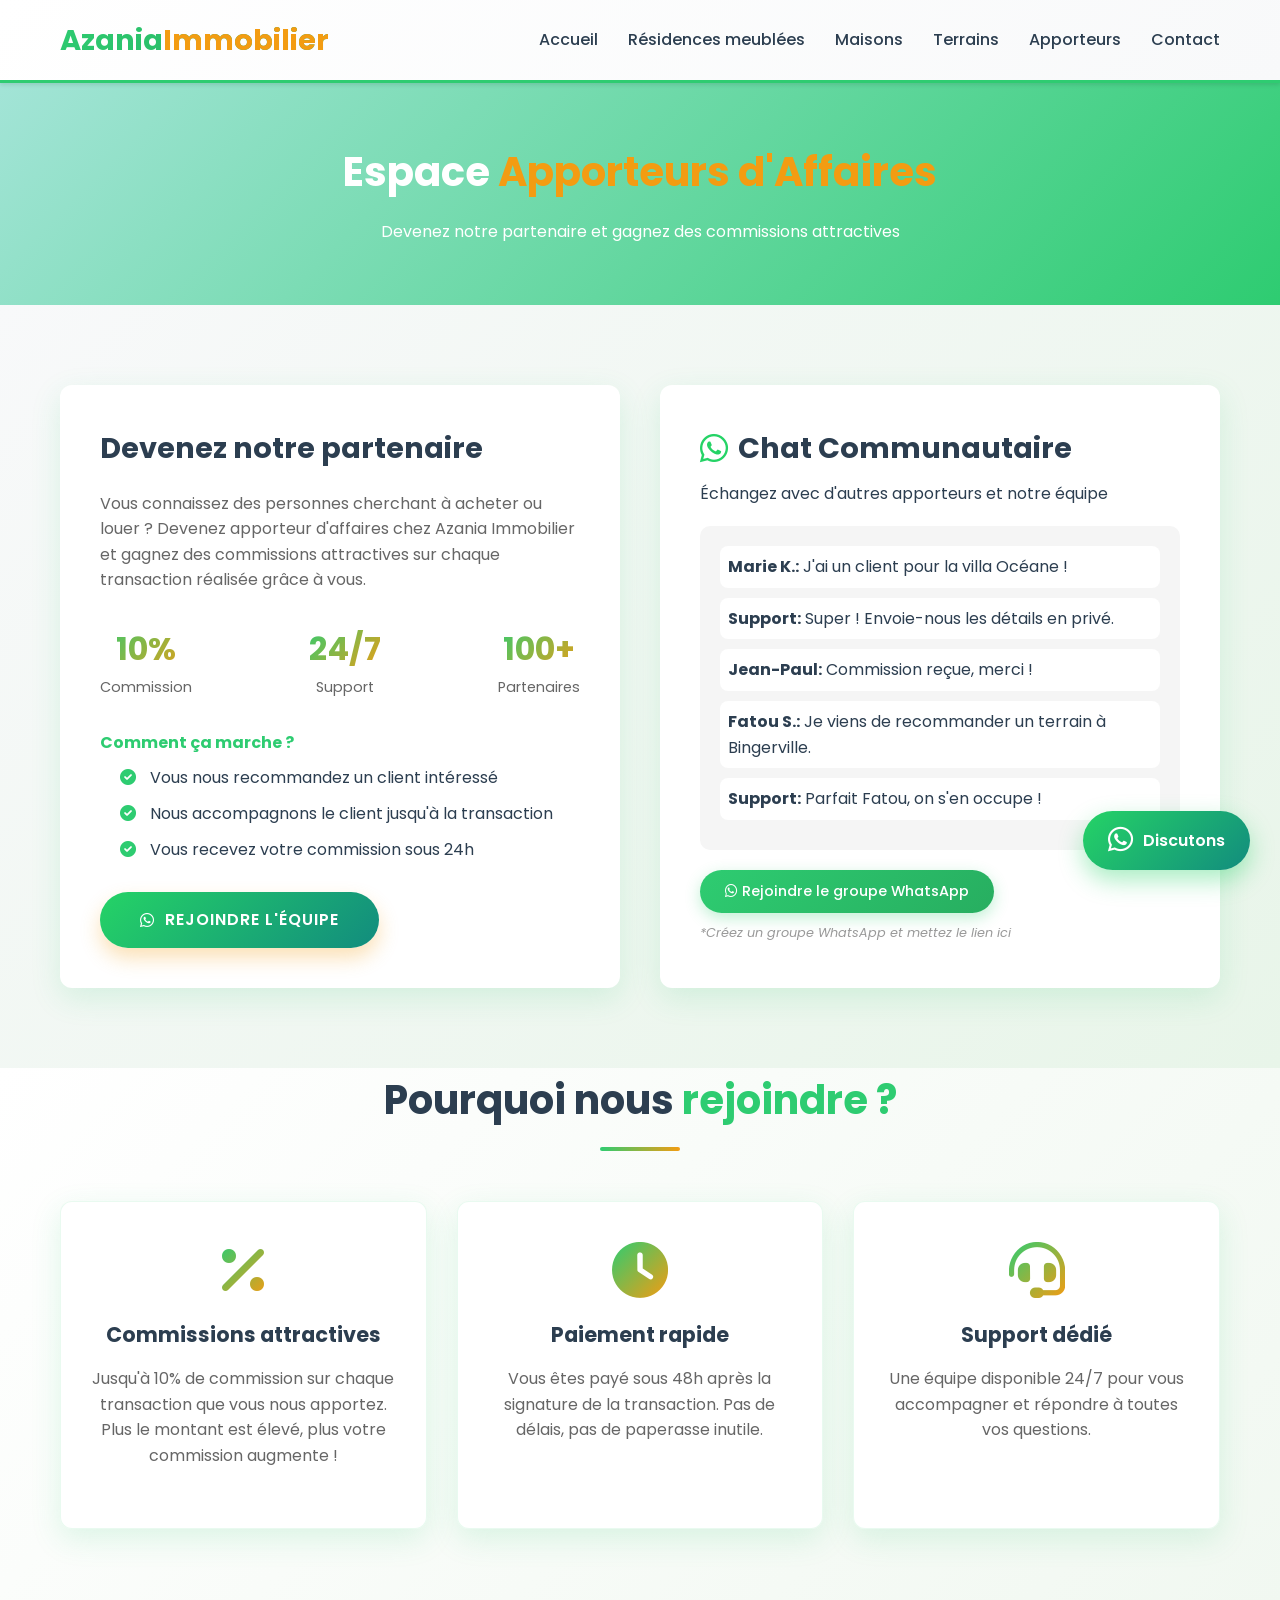
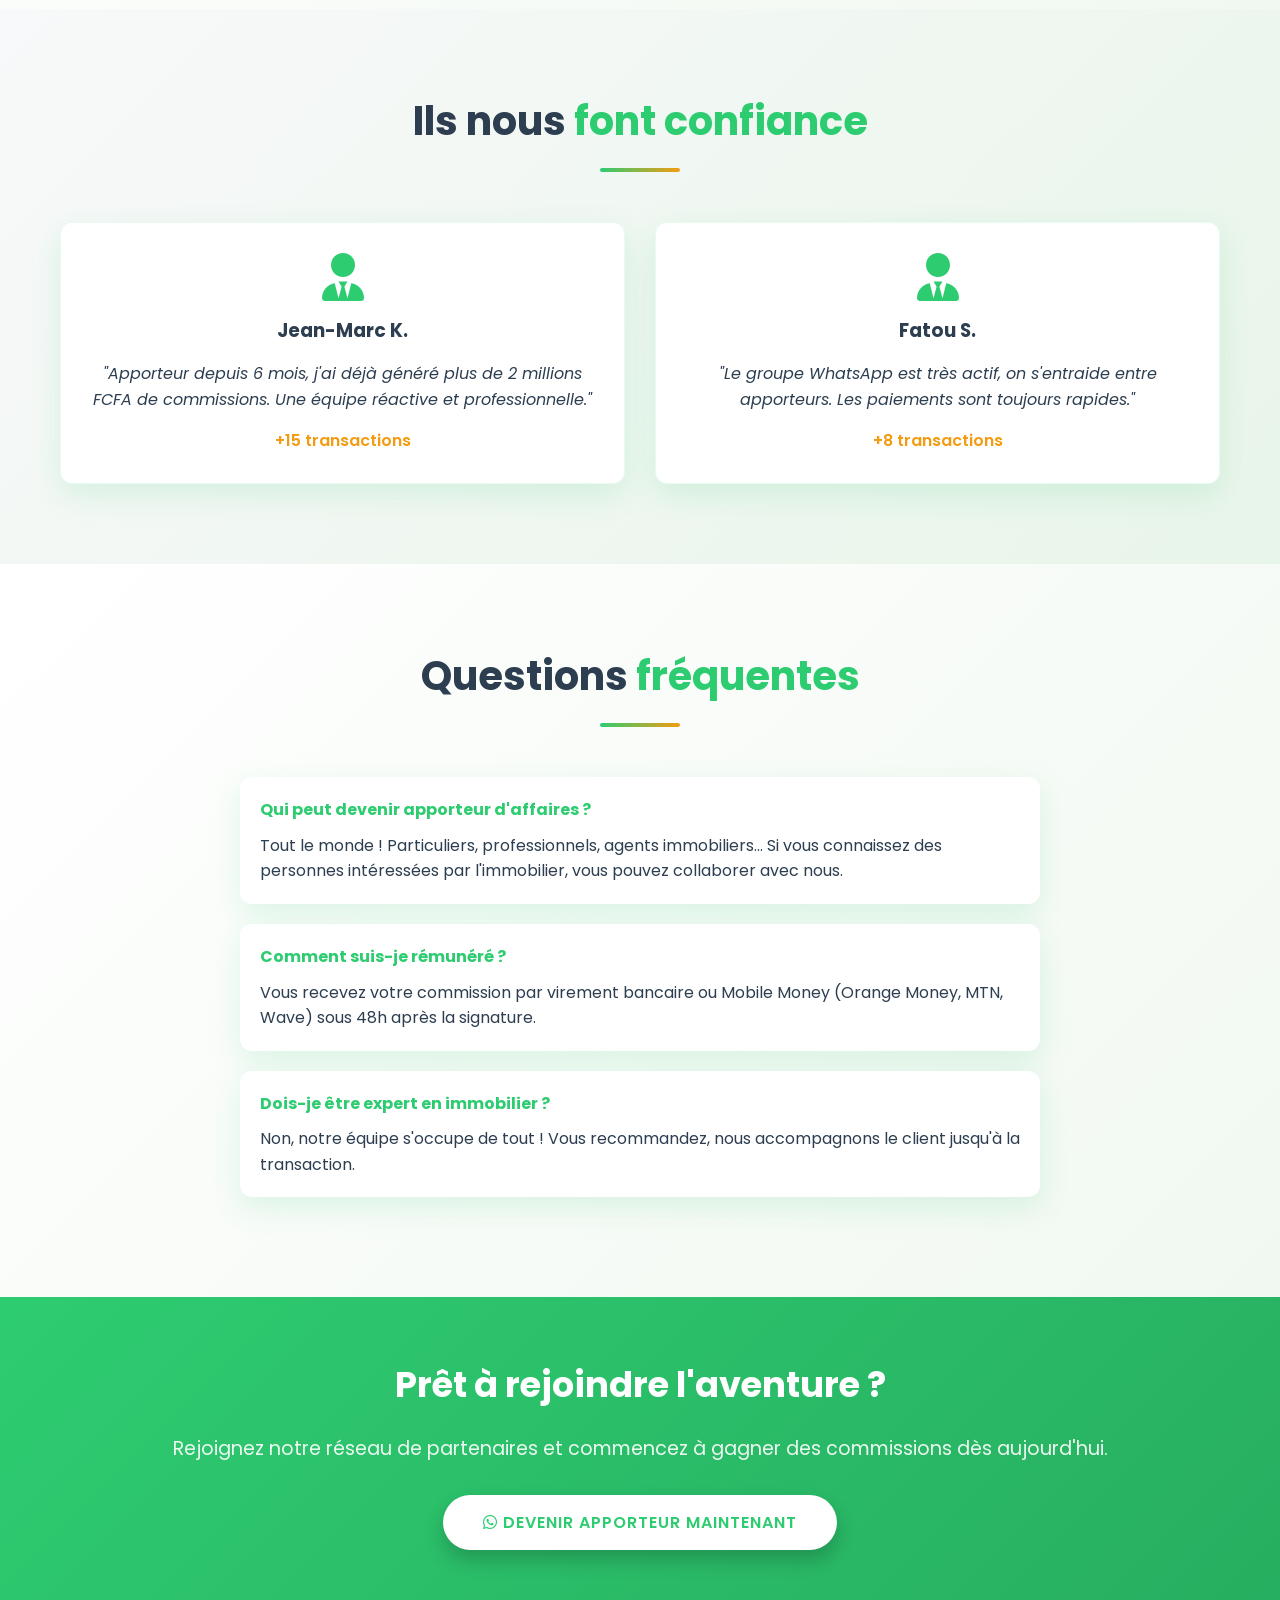
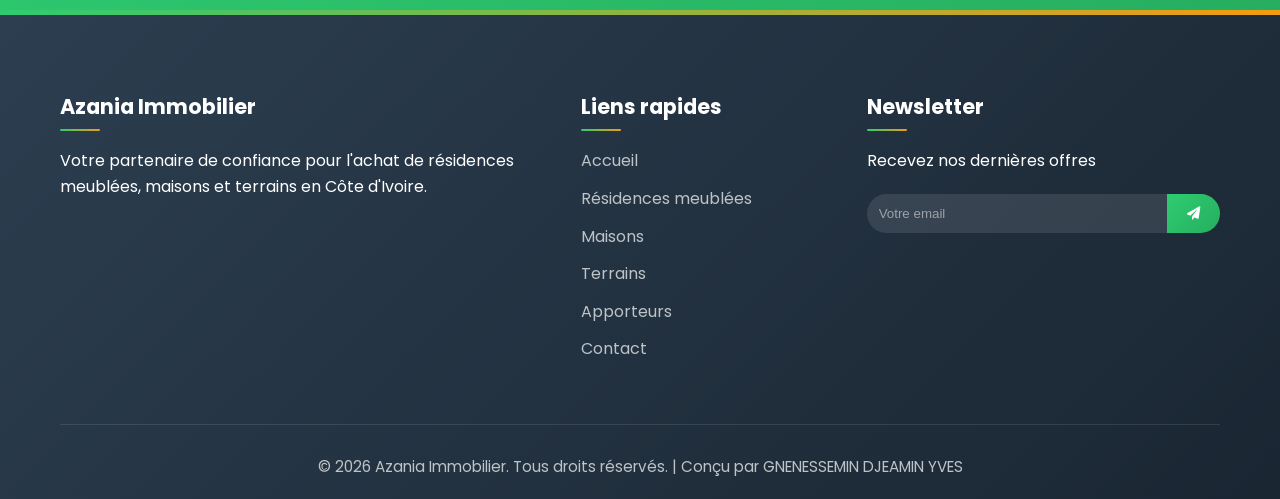
<file: apporteurs.html>
<!DOCTYPE html>
<html lang="fr">

<head>
    <meta charset="UTF-8">
    <meta name="viewport" content="width=device-width, initial-scale=1.0">
    <meta name="description"
        content="Devenez apporteur d'affaires chez Azania Immobilier et gagnez des commissions attractives. Rejoignez notre réseau de partenaires immobiliers en Côte d'Ivoire.">
    <title>Apporteurs d'affaires - Azania Immobilier</title>
    <link rel="stylesheet" href="style.css">
    <link href="https://fonts.googleapis.com/css2?family=Poppins:wght@300;400;500;600;700&display=swap"
        rel="stylesheet">
    <link rel="stylesheet" href="https://cdnjs.cloudflare.com/ajax/libs/font-awesome/6.0.0/css/all.min.css">
</head>

<body>
    <header>
        <div class="container">
            <div class="logo">
                <h1>Azania<span>Immobilier</span></h1>
            </div>
            <nav>
                <ul>
                    <li><a href="index.html">Accueil</a></li>
                    <li><a href="residences.html">Résidences meublées</a></li>
                    <li><a href="maisons.html">Maisons</a></li>
                    <li><a href="terrains.html">Terrains</a></li>
                    <li><a href="apporteurs.html">Apporteurs</a></li>
                    <li><a href="contact.html">Contact</a></li>
                </ul>
            </nav>
            <div class="menu-toggle">
                <i class="fas fa-bars"></i>
            </div>
        </div>
    </header>

    <main>
        <!-- PAGE HEADER -->
        <section class="page-header">
            <div class="container">
                <h1>Espace <span>Apporteurs d'Affaires</span></h1>
                <p>Devenez notre partenaire et gagnez des commissions attractives</p>
            </div>
        </section>

        <!-- SECTION APPORTEURS -->
        <section class="business-section">
            <div class="container">
                <div class="business-content">
                    <div class="business-info">
                        <h3>Devenez notre partenaire</h3>
                        <p>Vous connaissez des personnes cherchant à acheter ou louer ? Devenez apporteur d'affaires
                            chez Azania Immobilier et gagnez des commissions attractives sur chaque transaction
                            réalisée grâce à vous.</p>

                        <div class="stats-mini">
                            <div class="stat-mini">
                                <span class="stat-mini-number">10%</span>
                                <span class="stat-mini-label">Commission</span>
                            </div>
                            <div class="stat-mini">
                                <span class="stat-mini-number">24/7</span>
                                <span class="stat-mini-label">Support</span>
                            </div>
                            <div class="stat-mini">
                                <span class="stat-mini-number">100+</span>
                                <span class="stat-mini-label">Partenaires</span>
                            </div>
                        </div>

                        <h4 style="margin: 20px 0 10px; color: var(--primary-color);">Comment ça marche ?</h4>
                        <ul style="margin-bottom: 30px; padding-left: 20px; list-style-type: none;">
                            <li style="margin-bottom: 10px;"><i class="fas fa-check-circle"
                                    style="color: var(--primary-color); margin-right: 10px;"></i> Vous nous recommandez
                                un client intéressé</li>
                            <li style="margin-bottom: 10px;"><i class="fas fa-check-circle"
                                    style="color: var(--primary-color); margin-right: 10px;"></i> Nous accompagnons le
                                client jusqu'à la transaction</li>
                            <li style="margin-bottom: 10px;"><i class="fas fa-check-circle"
                                    style="color: var(--primary-color); margin-right: 10px;"></i> Vous recevez votre
                                commission sous 24h</li>
                        </ul>

                        <a href="https://chat.whatsapp.com/E3N0rNWLaUIFo9zSd11wr8"
                            class="btn business-btn" target="_blank">
                            <i class="fab fa-whatsapp"></i> Rejoindre l'équipe
                        </a>
                    </div>

                    <div class="business-chat">
                        <h3><i class="fab fa-whatsapp"></i> Chat Communautaire</h3>
                        <p>Échangez avec d'autres apporteurs et notre équipe</p>
                        <div class="chat-preview">
                            <div class="chat-message">
                                <strong>Marie K.:</strong> J'ai un client pour la villa Océane !
                            </div>
                            <div class="chat-message">
                                <strong>Support:</strong> Super ! Envoie-nous les détails en privé.
                            </div>
                            <div class="chat-message">
                                <strong>Jean-Paul:</strong> Commission reçue, merci !
                            </div>
                            <div class="chat-message">
                                <strong>Fatou S.:</strong> Je viens de recommander un terrain à Bingerville.
                            </div>
                            <div class="chat-message">
                                <strong>Support:</strong> Parfait Fatou, on s'en occupe !
                            </div>
                        </div>
                        <a href="https://chat.whatsapp.com/E3N0rNWLaUIFo9zSd11wr8" class="btn-small" target="_blank">
                            <i class="fab fa-whatsapp"></i> Rejoindre le groupe WhatsApp
                        </a>
                        <p class="chat-note">*Créez un groupe WhatsApp et mettez le lien ici</p>
                    </div>
                </div>
            </div>
        </section>

        <!-- SECTION POURQUOI NOUS REJOINDRE -->
        <section class="services" style="padding-top: 0;">
            <div class="container">
                <h2 class="section-title">Pourquoi nous <span>rejoindre ?</span></h2>
                <div class="services-grid">
                    <div class="service-card">
                        <i class="fas fa-percent"></i>
                        <h3>Commissions attractives</h3>
                        <p>Jusqu'à 10% de commission sur chaque transaction que vous nous apportez. Plus le montant est
                            élevé, plus votre commission augmente !</p>
                    </div>
                    <div class="service-card">
                        <i class="fas fa-clock"></i>
                        <h3>Paiement rapide</h3>
                        <p>Vous êtes payé sous 48h après la signature de la transaction. Pas de délais, pas de paperasse
                            inutile.</p>
                    </div>
                    <div class="service-card">
                        <i class="fas fa-headset"></i>
                        <h3>Support dédié</h3>
                        <p>Une équipe disponible 24/7 pour vous accompagner et répondre à toutes vos questions.</p>
                    </div>
                </div>
            </div>
        </section>

        <!-- SECTION TÉMOIGNAGES -->
        <section class="properties" style="background: linear-gradient(135deg, #f8f9fa 0%, #e8f5e9 100%);">
            <div class="container">
                <h2 class="section-title">Ils nous <span>font confiance</span></h2>
                <div class="properties-grid" style="grid-template-columns: repeat(2, 1fr);">
                    <div class="property-card" style="padding: 30px; text-align: center;">
                        <i class="fas fa-user-tie"
                            style="font-size: 3rem; color: var(--primary-color); margin-bottom: 15px;"></i>
                        <h3>Jean-Marc K.</h3>
                        <p style="font-style: italic; margin: 15px 0;">"Apporteur depuis 6 mois, j'ai déjà généré plus
                            de 2 millions FCFA de commissions. Une équipe réactive et professionnelle."</p>
                        <p style="color: var(--secondary-color); font-weight: 600;">+15 transactions</p>
                    </div>
                    <div class="property-card" style="padding: 30px; text-align: center;">
                        <i class="fas fa-user-tie"
                            style="font-size: 3rem; color: var(--primary-color); margin-bottom: 15px;"></i>
                        <h3>Fatou S.</h3>
                        <p style="font-style: italic; margin: 15px 0;">"Le groupe WhatsApp est très actif, on s'entraide
                            entre apporteurs. Les paiements sont toujours rapides."</p>
                        <p style="color: var(--secondary-color); font-weight: 600;">+8 transactions</p>
                    </div>
                </div>
            </div>
        </section>

        <!-- SECTION FAQ SIMPLE -->
        <section class="services">
            <div class="container">
                <h2 class="section-title">Questions <span>fréquentes</span></h2>
                <div style="max-width: 800px; margin: 0 auto;">
                    <div
                        style="margin-bottom: 20px; padding: 20px; background: white; border-radius: var(--border-radius); box-shadow: var(--shadow);">
                        <h4 style="color: var(--primary-color); margin-bottom: 10px;">Qui peut devenir apporteur
                            d'affaires ?</h4>
                        <p>Tout le monde ! Particuliers, professionnels, agents immobiliers... Si vous connaissez des
                            personnes intéressées par l'immobilier, vous pouvez collaborer avec nous.</p>
                    </div>
                    <div
                        style="margin-bottom: 20px; padding: 20px; background: white; border-radius: var(--border-radius); box-shadow: var(--shadow);">
                        <h4 style="color: var(--primary-color); margin-bottom: 10px;">Comment suis-je rémunéré ?</h4>
                        <p>Vous recevez votre commission par virement bancaire ou Mobile Money (Orange Money, MTN, Wave)
                            sous 48h après la signature.</p>
                    </div>
                    <div
                        style="margin-bottom: 20px; padding: 20px; background: white; border-radius: var(--border-radius); box-shadow: var(--shadow);">
                        <h4 style="color: var(--primary-color); margin-bottom: 10px;">Dois-je être expert en immobilier
                            ?</h4>
                        <p>Non, notre équipe s'occupe de tout ! Vous recommandez, nous accompagnons le client jusqu'à la
                            transaction.</p>
                    </div>
                </div>
            </div>
        </section>

        <!-- SECTION APPEL À L'ACTION -->
        <section
            style="background: linear-gradient(135deg, var(--primary-color), var(--primary-dark)); color: white; text-align: center; padding: 60px 0;">
            <div class="container">
                <h2 style="font-size: 2.2rem; margin-bottom: 20px;">Prêt à rejoindre l'aventure ?</h2>
                <p style="font-size: 1.2rem; margin-bottom: 30px; opacity: 0.9;">Rejoignez notre réseau de partenaires
                    et commencez à gagner des commissions dès aujourd'hui.</p>
                <a href="https://chat.whatsapp.com/E3N0rNWLaUIFo9zSd11wr8"
                    class="btn" target="_blank"
                    style="background: white; color: var(--primary-color); box-shadow: 0 10px 20px rgba(0,0,0,0.2);">
                    <i class="fab fa-whatsapp"></i> Devenir apporteur maintenant
                </a>
            </div>
        </section>
    </main>

    <footer>
        <div class="container">
            <div class="footer-content">
                <div class="footer-about">
                    <h3>Azania Immobilier</h3>
                    <p>Votre partenaire de confiance pour l'achat de résidences meublées, maisons et terrains en Côte
                        d'Ivoire.</p>
                </div>
                <div class="footer-links">
                    <h3>Liens rapides</h3>
                    <ul>
                        <li><a href="index.html">Accueil</a></li>
                        <li><a href="residences.html">Résidences meublées</a></li>
                        <li><a href="maisons.html">Maisons</a></li>
                        <li><a href="terrains.html">Terrains</a></li>
                        <li><a href="apporteurs.html">Apporteurs</a></li>
                        <li><a href="contact.html">Contact</a></li>
                    </ul>
                </div>
                <div class="footer-newsletter">
                    <h3>Newsletter</h3>
                    <p>Recevez nos dernières offres</p>
                    <form action="#">
                        <input type="email" placeholder="Votre email">
                        <button type="submit"><i class="fas fa-paper-plane"></i></button>
                    </form>
                </div>
            </div>
            <div class="footer-bottom">
                <p>&copy; 2026 Azania Immobilier. Tous droits réservés. | Conçu par GNENESSEMIN DJEAMIN YVES</p>
            </div>
        </div>
    </footer>

    <!-- BOUTON WHATSAPP FLOTTANT -->
    <a href="https://wa.me/2250710076550?text=Bonjour%20%2C%20je%20souhaite%20obtenir%20des%20informations%20sur%20vos%20biens%20immobiliers%20en%20C%C3%B4te%20d%27Ivoire." 
   class="whatsapp-float" 
   target="_blank">
    <i class="fab fa-whatsapp"></i>
    <span>Discutons</span>
</a>

    <script src="script.js"></script>
</body>

</html>
</file>
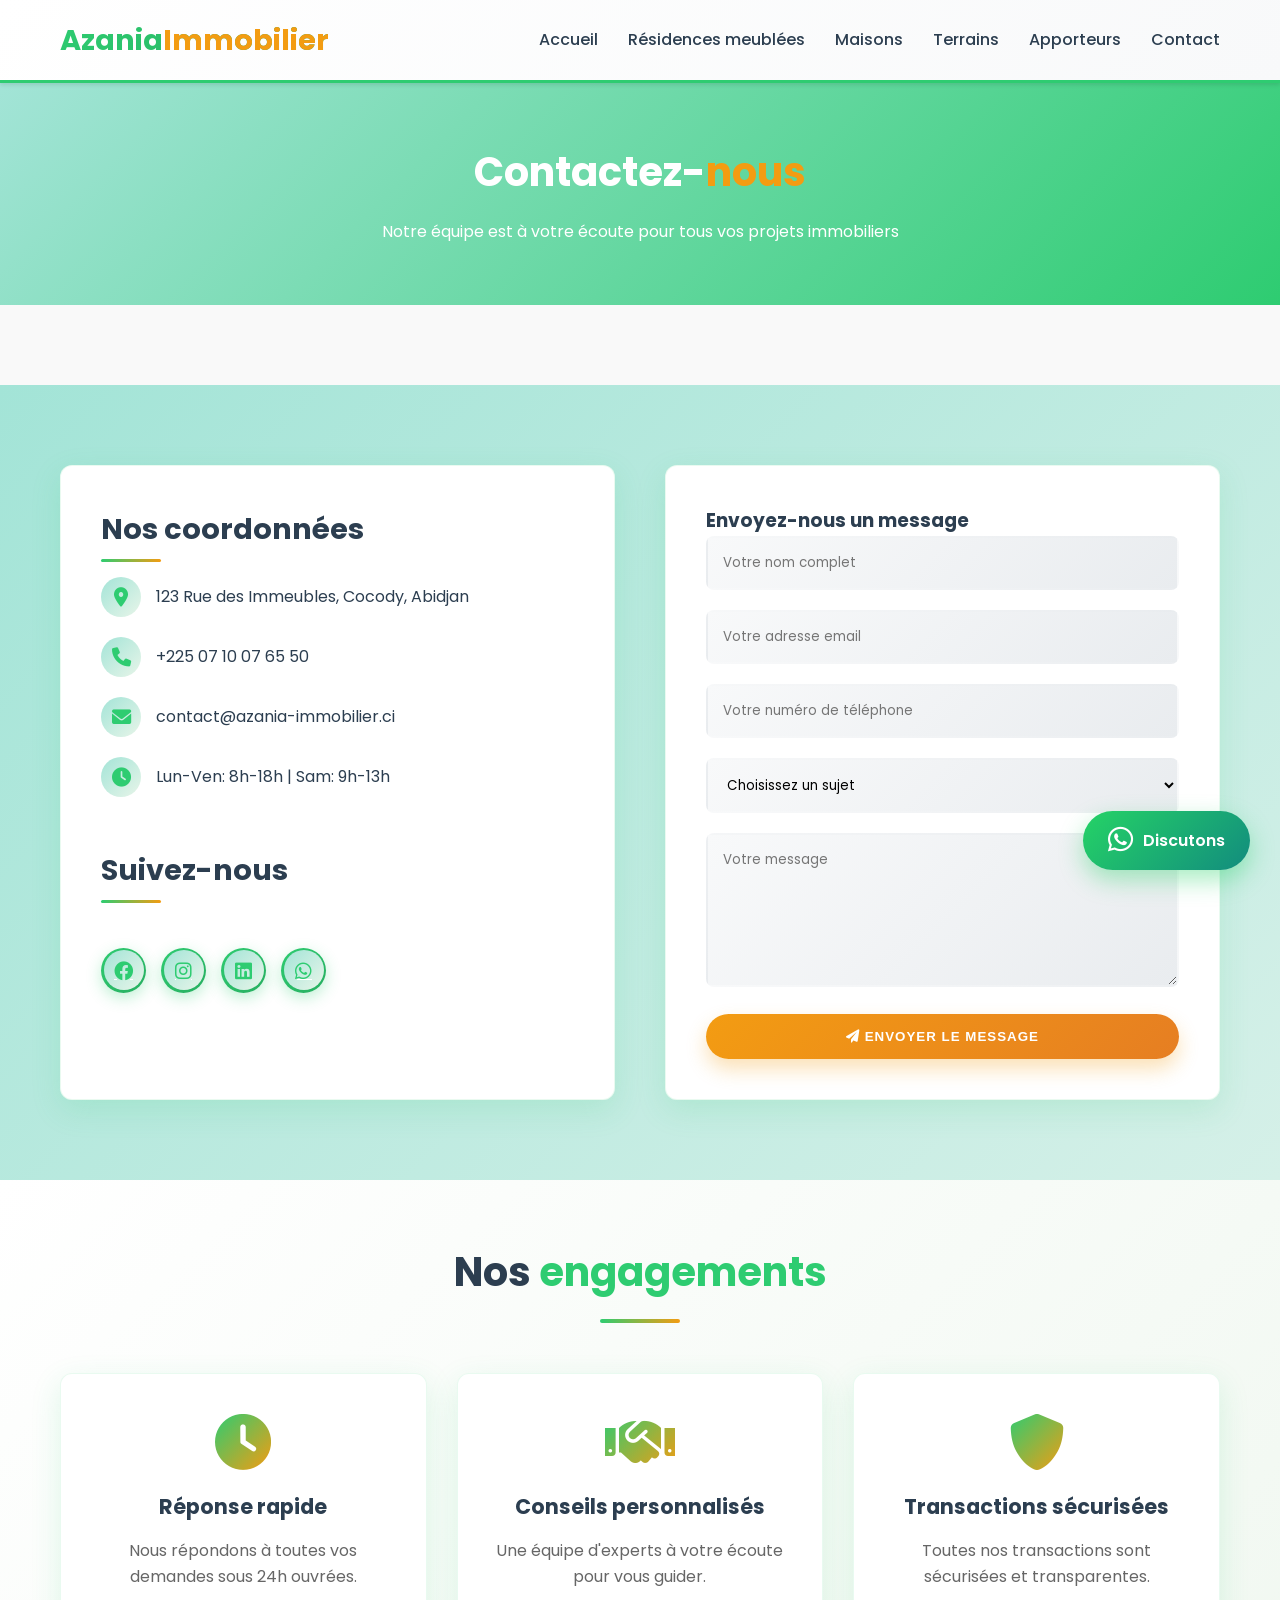
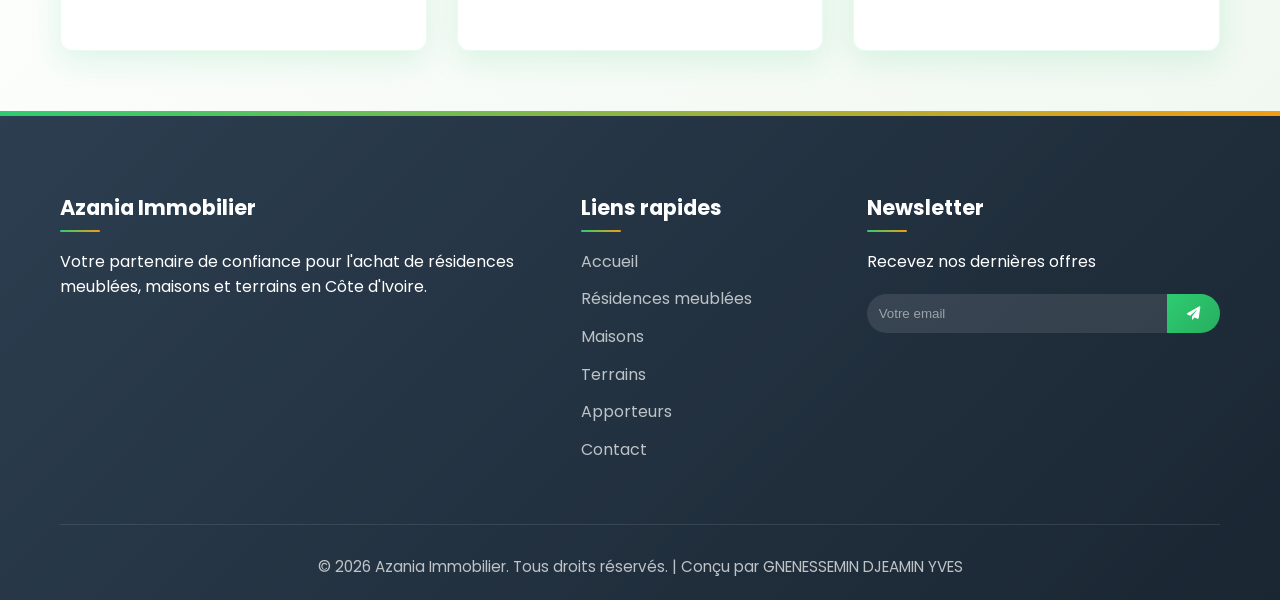
<file: contact.html>
<!DOCTYPE html>
<html lang="fr">

<head>
    <meta charset="UTF-8">
    <meta name="viewport" content="width=device-width, initial-scale=1.0">
    <meta name="description"
        content="Contactez Azania pour vos projets immobiliers. Résidences meublées, maisons, terrains. Notre équipe vous répond sous 24h.">
    <title>Contact - Azania Immobilier</title>
    <link rel="stylesheet" href="style.css">
    <link href="https://fonts.googleapis.com/css2?family=Poppins:wght@300;400;500;600;700&display=swap"
        rel="stylesheet">
    <link rel="stylesheet" href="https://cdnjs.cloudflare.com/ajax/libs/font-awesome/6.0.0/css/all.min.css">
</head>

<body>
    <header>
        <div class="container">
            <div class="logo">
            <h1>Azania<span>Immobilier</span></h1>
            </div>
            <nav>
                <ul>
                    <li><a href="index.html">Accueil</a></li>
                    <li><a href="residences.html">Résidences meublées</a></li>
                    <li><a href="maisons.html">Maisons</a></li>
                    <li><a href="terrains.html">Terrains</a></li>
                    <li><a href="apporteurs.html">Apporteurs</a></li>
                    <li><a href="contact.html">Contact</a></li>
                </ul>
            </nav>
            <div class="menu-toggle">
                <i class="fas fa-bars"></i>
            </div>
        </div>
    </header>

    <main>
        <!-- PAGE HEADER -->
        <section class="page-header">
            <div class="container">
                <h1>Contactez-<span>nous</span></h1>
                <p>Notre équipe est à votre écoute pour tous vos projets immobiliers</p>
            </div>
        </section>

        <!-- SECTION CONTACT -->
        <section class="contact-section">
            <div class="container">
                <div class="contact-content">
                    <!-- INFORMATIONS DE CONTACT -->
                    <div class="contact-info">
                        <h3>Nos coordonnées</h3>
                        <p><i class="fas fa-map-marker-alt"></i> 123 Rue des Immeubles, Cocody, Abidjan</p>
                        <p><i class="fas fa-phone"></i> +225 07 10 07 65 50</p>
                        <p><i class="fas fa-envelope"></i> contact@azania-immobilier.ci</p>
                        <p><i class="fas fa-clock"></i> Lun-Ven: 8h-18h | Sam: 9h-13h</p>

                        <h3 style="margin-top: 30px;">Suivez-nous</h3>
                        <div class="social-media">
                            <a href="#"><i class="fab fa-facebook"></i></a>
                            <a href="#"><i class="fab fa-instagram"></i></a>
                            <a href="#"><i class="fab fa-linkedin"></i></a>
                            <a href="#"><i class="fab fa-whatsapp"></i></a>
                        </div>
                    </div>

                    <!-- FORMULAIRE DE CONTACT -->
                    <div class="contact-form">
                        <h3>Envoyez-nous un message</h3>
                        <form action="#" method="post">
                            <div class="form-group">
                                <input type="text" name="nom" placeholder="Votre nom complet" required>
                            </div>
                            <div class="form-group">
                                <input type="email" name="email" placeholder="Votre adresse email" required>
                            </div>
                            <div class="form-group">
                                <input type="text" name="telephone" placeholder="Votre numéro de téléphone">
                            </div>
                            <div class="form-group">
                                <select name="sujet" required>
                                    <option value="" disabled selected>Choisissez un sujet</option>
                                    <option value="residence">Résidence meublée</option>
                                    <option value="maison">Achat de maison</option>
                                    <option value="terrain">Achat de terrain</option>
                                    <option value="apporteur">Devenir apporteur d'affaires</option>
                                    <option value="info">Demande d'information</option>
                                    <option value="autre">Autre demande</option>
                                </select>
                            </div>
                            <div class="form-group">
                                <textarea name="message" placeholder="Votre message" rows="6" required></textarea>
                            </div>
                            <button type="submit" class="btn" style="width: 100%;">
                                <i class="fas fa-paper-plane"></i> Envoyer le message
                            </button>
                        </form>
                    </div>
                </div>
            </div>
        </section>

        <!-- SECTION HORAIRES (Optionnelle) -->
        <section class="services" style="padding: 60px 0;">
            <div class="container">
                <h2 class="section-title">Nos <span>engagements</span></h2>
                <div class="services-grid">
                    <div class="service-card">
                        <i class="fas fa-clock"></i>
                        <h3>Réponse rapide</h3>
                        <p>Nous répondons à toutes vos demandes sous 24h ouvrées.</p>
                    </div>
                    <div class="service-card">
                        <i class="fas fa-handshake"></i>
                        <h3>Conseils personnalisés</h3>
                        <p>Une équipe d'experts à votre écoute pour vous guider.</p>
                    </div>
                    <div class="service-card">
                        <i class="fas fa-shield-alt"></i>
                        <h3>Transactions sécurisées</h3>
                        <p>Toutes nos transactions sont sécurisées et transparentes.</p>
                    </div>
                </div>
            </div>
        </section>
    </main>

    <footer>
        <div class="container">
            <div class="footer-content">
                <div class="footer-about">
                    <h3>Azania Immobilier</h3>
                    <p>Votre partenaire de confiance pour l'achat de résidences meublées, maisons et terrains en Côte
                        d'Ivoire.</p>
                </div>
                <div class="footer-links">
                    <h3>Liens rapides</h3>
                    <ul>
                        <li><a href="index.html">Accueil</a></li>
                        <li><a href="residences.html">Résidences meublées</a></li>
                        <li><a href="maisons.html">Maisons</a></li>
                        <li><a href="terrains.html">Terrains</a></li>
                        <li><a href="apporteurs.html">Apporteurs</a></li>
                        <li><a href="contact.html">Contact</a></li>
                    </ul>
                </div>
                <div class="footer-newsletter">
                    <h3>Newsletter</h3>
                    <p>Recevez nos dernières offres</p>
                    <form action="#">
                        <input type="email" placeholder="Votre email">
                        <button type="submit"><i class="fas fa-paper-plane"></i></button>
                    </form>
                </div>
            </div>
            <div class="footer-bottom">
                <p>&copy; 2026 Azania Immobilier. Tous droits réservés. | Conçu par GNENESSEMIN DJEAMIN YVES</p>
            </div>
        </div>
    </footer>

    <!-- BOUTON WHATSAPP FLOTTANT -->
    <a href="https://wa.me/2250710076550?text=Bonjour%20%2C%20je%20souhaite%20obtenir%20des%20informations%20sur%20vos%20biens%20immobiliers%20en%20C%C3%B4te%20d%27Ivoire."
        class="whatsapp-float" target="_blank">
        <i class="fab fa-whatsapp"></i>
        <span>Discutons</span>
    </a>

    <script src="script.js"></script>
</body>

</html>
</file>
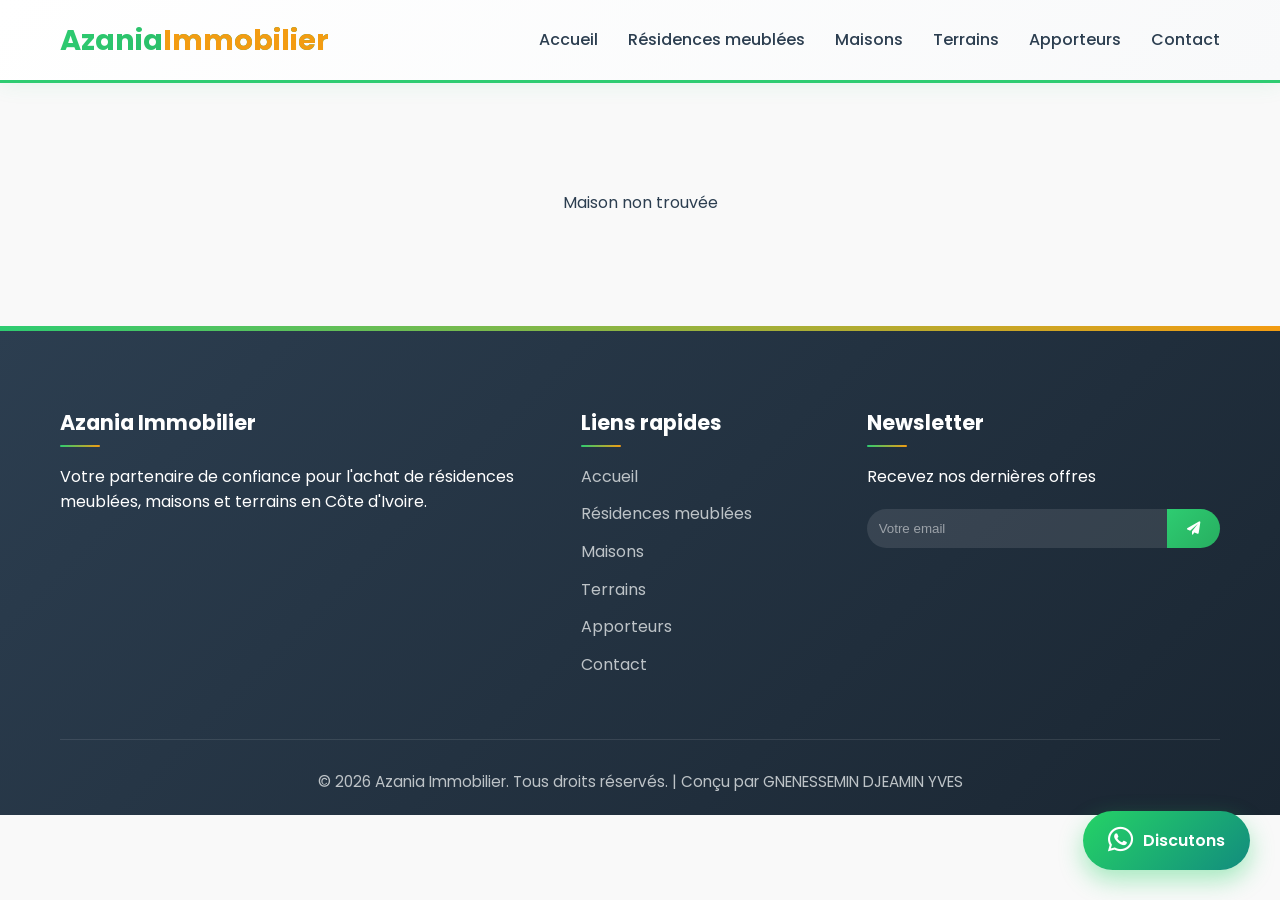
<file: maison-datail.html>
<!DOCTYPE html>
<html lang="fr">

<head>
    <meta charset="UTF-8">
    <meta name="viewport" content="width=device-width, initial-scale=1.0">
    <meta name="description" content="Détails et photos de la maison">
    <title>Détail maison - Azania Immobilier</title>
    <link rel="stylesheet" href="style.css">
    <link href="https://fonts.googleapis.com/css2?family=Poppins:wght@300;400;500;600;700&display=swap"
        rel="stylesheet">
    <link rel="stylesheet" href="https://cdnjs.cloudflare.com/ajax/libs/font-awesome/6.0.0/css/all.min.css">
</head>

<body>
    <header>
        <div class="container">
            <div class="logo">
                <h1>Azania<span>Immobilier</span></h1>
            </div>
            <nav>
                <ul>
                    <li><a href="index.html">Accueil</a></li>
                    <li><a href="residences.html">Résidences meublées</a></li>
                    <li><a href="maisons.html">Maisons</a></li>
                    <li><a href="terrains.html">Terrains</a></li>
                    <li><a href="apporteurs.html">Apporteurs</a></li>
                    <li><a href="contact.html">Contact</a></li>
                </ul>
            </nav>
            <div class="menu-toggle">
                <i class="fas fa-bars"></i>
            </div>
        </div>
    </header>

    <main>
        <section class="detail-section">
            <div class="container">
                <!-- Les données seront chargées dynamiquement avec JavaScript -->
                <div id="property-detail">
                    <!-- Le contenu sera injecté ici -->
                </div>
            </div>
        </section>
    </main>

    <footer>
        <div class="container">
            <div class="footer-content">
                <div class="footer-about">
                    <h3>Azania Immobilier</h3>
                    <p>Votre partenaire de confiance pour l'achat de résidences meublées, maisons et terrains en Côte
                        d'Ivoire.</p>
                </div>
                <div class="footer-links">
                    <h3>Liens rapides</h3>
                    <ul>
                        <li><a href="index.html">Accueil</a></li>
                        <li><a href="residences.html">Résidences meublées</a></li>
                        <li><a href="maisons.html">Maisons</a></li>
                        <li><a href="terrains.html">Terrains</a></li>
                        <li><a href="apporteurs.html">Apporteurs</a></li>
                        <li><a href="contact.html">Contact</a></li>
                    </ul>
                </div>
                <div class="footer-newsletter">
                    <h3>Newsletter</h3>
                    <p>Recevez nos dernières offres</p>
                    <form action="#">
                        <input type="email" placeholder="Votre email">
                        <button type="submit"><i class="fas fa-paper-plane"></i></button>
                    </form>
                </div>
            </div>
            <div class="footer-bottom">
                <p>&copy; 2026 Azania Immobilier. Tous droits réservés. | Conçu par GNENESSEMIN DJEAMIN YVES</p>
            </div>
        </div>
    </footer>

    <!-- BOUTON WHATSAPP FLOTTANT -->
    <a href="https://wa.me/2250710076550?text=Bonjour%20%2C%20je%20souhaite%20obtenir%20des%20informations%20sur%20vos%20biens%20immobiliers%20en%20C%C3%B4te%20d%27Ivoire."
        class="whatsapp-float" target="_blank">
        <i class="fab fa-whatsapp"></i>
        <span>Discutons</span>
    </a>

    <!-- MODAL DE PAIEMENT (optionnel pour les maisons si vente uniquement) -->
    <div id="paymentModal" class="modal">
        <div class="modal-content">
            <span class="close-modal" onclick="closePaymentModal()">&times;</span>
            <h2>Acheter <span id="modalPropertyName"></span></h2>

            <form id="paymentForm" onsubmit="handlePaymentSubmit(event)">
                <div class="modal-payment-methods">
                    <h3>Choisissez votre moyen de paiement</h3>
                    <div class="payment-options">
                        <label class="payment-option">
                            <input type="radio" name="payment" value="orange" checked>
                            <img src="images/logo-orange.png" alt="Orange Money">
                            <span>Orange Money</span>
                        </label>
                        <label class="payment-option">
                            <input type="radio" name="payment" value="mtn">
                            <img src="images/logo-mtn.png" alt="MTN Money">
                            <span>MTN Money</span>
                        </label>
                        <label class="payment-option">
                            <input type="radio" name="payment" value="wave">
                            <img src="images/logo-wave.jpeg" alt="Wave">
                            <span>Wave</span>
                        </label>
                        <label class="payment-option">
                            <input type="radio" name="payment" value="card">
                            <i class="fas fa-credit-card"></i>
                            <span>Carte bancaire</span>
                        </label>
                    </div>
                </div>

                <div class="form-group">
                    <label>Votre message (optionnel)</label>
                    <textarea id="message" rows="3" placeholder="Informations complémentaires..."></textarea>
                </div>

                <button type="submit" class="btn" style="width: 100%; margin-top: 20px;">
                    <i class="fab fa-whatsapp"></i> Envoyer la demande
                </button>

                <p class="payment-note">
                    <i class="fas fa-shield-alt"></i> Vous serez contacté sous 24h pour finaliser l'achat.
                </p>
            </form>

            <div class="whatsapp-confirmation" id="whatsappConfirmation" style="display: none;">
                <p>✅ Demande envoyée ! Vous allez être redirigé vers WhatsApp.</p>
            </div>
        </div>
    </div>

    <script src="script.js"></script>
    <script>
        // Base de données des maisons
        const properties = {
            'villa-souveraine': {
                type: 'maison',
                nom: 'Villa Souveraine',
                location: 'Bingerville',
                prix: '120 000 000 FCFA',
                prixChiffre: 120000000,
                description: 'Villa 4 pièces, grand terrain 500m², piscine',
                longDescription: `Magnifique villa située dans un quartier résidentiel calme de Bingerville. 
                Elle dispose de 4 pièces spacieuses, d'un grand terrain paysager de 500m² avec piscine. 
                Idéale pour une famille recherchant confort et tranquillité.`,
                superficie: '500 m²',
                surfaceHabitable: '250 m²',
                chambres: 4,
                sdb: 3,
                salon: 2,
                cuisine: 'Équipée',
                garage: 'Oui',
                piscine: 'Oui',
                jardin: 'Oui',
                climatisation: 'Oui',
                images: [
                    'images/maisons/souveraine/main.jpg',
                    'images/maisons/souveraine/facade.jpg',
                    'images/maisons/souveraine/salon.jpg',
                    'images/maisons/souveraine/salle-manger.jpg',
                    'images/maisons/souveraine/cuisine.jpg',
                    'images/maisons/souveraine/chambre1.jpg',
                    'images/maisons/souveraine/chambre2.jpg',
                    'images/maisons/souveraine/chambre3.jpg',
                    'images/maisons/souveraine/sdb.jpg',
                    'images/maisons/souveraine/piscine.jpg',
                    'images/maisons/souveraine/jardin.jpg',
                    'images/maisons/souveraine/garage.jpg'
                ]
            },
            'villa-ambassadeurs': {
                type: 'maison',
                nom: 'Villa des Ambassadeurs',
                location: 'Angré, Abidjan',
                prix: '95 000 000 FCFA',
                prixChiffre: 95000000,
                description: 'Maison 5 pièces, garage, jardin paysager',
                longDescription: `Superbe maison de standing dans le quartier résidentiel d'Angré. 
                Elle offre 5 pièces lumineuses, un garage fermé et un magnifique jardin paysager. 
                Proche de toutes les commodités.`,
                superficie: '400 m²',
                surfaceHabitable: '200 m²',
                chambres: 5,
                sdb: 3,
                salon: 2,
                cuisine: 'Équipée',
                garage: 'Oui',
                piscine: 'Non',
                jardin: 'Oui',
                climatisation: 'Oui',
                images: [
                    'images/maisons/ambassadeurs/main.jpg',
                    'images/maisons/ambassadeurs/facade.jpg',
                    'images/maisons/ambassadeurs/salon.jpg',
                    'images/maisons/ambassadeurs/cuisine.jpg',
                    'images/maisons/ambassadeurs/chambre1.jpg',
                    'images/maisons/ambassadeurs/chambre2.jpg',
                    'images/maisons/ambassadeurs/chambre3.jpg',
                    'images/maisons/ambassadeurs/sdb.jpg',
                    'images/maisons/ambassadeurs/jardin.jpg',
                    'images/maisons/ambassadeurs/garage.jpg'
                ]
            },
            'residence-bellevue': {
                type: 'maison',
                nom: 'Résidence Belle Vue',
                location: 'Grand-Bassam',
                prix: '210 000 000 FCFA',
                prixChiffre: 210000000,
                description: 'Villa 6 pièces, vue mer, piscine, 3 chambres',
                longDescription: `Exceptionnelle villa avec vue imprenable sur la mer à Grand-Bassam. 
                Elle comprend 6 pièces dont 3 chambres, une piscine à débordement et un accès direct à la plage. 
                Le luxe et le confort absolus.`,
                superficie: '800 m²',
                surfaceHabitable: '350 m²',
                chambres: 6,
                sdb: 4,
                salon: 2,
                cuisine: 'Équipée haut de gamme',
                garage: 'Oui',
                piscine: 'Oui',
                jardin: 'Oui',
                climatisation: 'Oui',
                images: [
                    'images/maisons/bellevue/main.jpg',
                    'images/maisons/bellevue/facade.jpg',
                    'images/maisons/bellevue/salon.jpg',
                    'images/maisons/bellevue/salle-manger.jpg',
                    'images/maisons/bellevue/cuisine.jpg',
                    'images/maisons/bellevue/chambre1.jpg',
                    'images/maisons/bellevue/chambre2.jpg',
                    'images/maisons/bellevue/chambre3.jpg',
                    'images/maisons/bellevue/sdb.jpg',
                    'images/maisons/bellevue/piscine.jpg',
                    'images/maisons/bellevue/terrasse.jpg',
                    'images/maisons/bellevue/vue-mer.jpg'
                ]
            },
            'villa-eden': {
                type: 'maison',
                nom: 'Villa Eden',
                location: 'Cocody, Abidjan',
                prix: '150 000 000 FCFA',
                prixChiffre: 150000000,
                description: 'Villa 5 pièces, 400m², piscine, jardin',
                longDescription: `Belle villa située dans le quartier huppé de Cocody. 
                Elle offre 5 pièces, une piscine et un jardin tropical. 
                Proche des écoles et des centres commerciaux.`,
                superficie: '400 m²',
                surfaceHabitable: '280 m²',
                chambres: 5,
                sdb: 3,
                salon: 2,
                cuisine: 'Équipée',
                garage: 'Oui',
                piscine: 'Oui',
                jardin: 'Oui',
                climatisation: 'Oui',
                images: [
                    'images/maisons/eden/main.jpg',
                    'images/maisons/eden/facade.jpg',
                    'images/maisons/eden/salon.jpg',
                    'images/maisons/eden/cuisine.jpg',
                    'images/maisons/eden/chambre1.jpg',
                    'images/maisons/eden/chambre2.jpg',
                    'images/maisons/eden/chambre3.jpg',
                    'images/maisons/eden/sdb.jpg',
                    'images/maisons/eden/piscine.jpg',
                    'images/maisons/eden/jardin.jpg'
                ]
            },
            'maison-palmiers': {
                type: 'maison',
                nom: 'Maison des Palmiers',
                location: 'Marcory',
                prix: '85 000 000 FCFA',
                prixChiffre: 85000000,
                description: 'Maison 4 pièces, 300m², garage',
                longDescription: `Charmante maison de plain-pied à Marcory. 
                Elle dispose de 4 pièces, d'un garage et d'une petite cour. 
                Idéale pour une petite famille.`,
                superficie: '300 m²',
                surfaceHabitable: '150 m²',
                chambres: 4,
                sdb: 2,
                salon: 1,
                cuisine: 'Semi-équipée',
                garage: 'Oui',
                piscine: 'Non',
                jardin: 'Petit',
                climatisation: 'Oui',
                images: [
                    'images/maisons/palmiers/main.jpg',
                    'images/maisons/palmiers/facade.jpg',
                    'images/maisons/palmiers/salon.jpg',
                    'images/maisons/palmiers/cuisine.jpg',
                    'images/maisons/palmiers/chambre1.jpg',
                    'images/maisons/palmiers/chambre2.jpg',
                    'images/maisons/palmiers/chambre3.jpg',
                    'images/maisons/palmiers/sdb.jpg',
                    'images/maisons/palmiers/cour.jpg',
                    'images/maisons/palmiers/garage.jpg'
                ]
            },
            'villa-bellerive': {
                type: 'maison',
                nom: 'Villa Belle-Rive',
                location: 'Bingerville',
                prix: '200 000 000 FCFA',
                prixChiffre: 200000000,
                description: 'Villa 6 pièces, 500m², vue lagune',
                longDescription: `Magnifique villa avec vue imprenable sur la lagune. 
                Elle comprend 6 pièces, une grande terrasse et un jardin paysager. 
                Un cadre de vie exceptionnel.`,
                superficie: '500 m²',
                surfaceHabitable: '320 m²',
                chambres: 6,
                sdb: 4,
                salon: 2,
                cuisine: 'Équipée',
                garage: 'Oui',
                piscine: 'Non',
                jardin: 'Oui',
                climatisation: 'Oui',
                images: [
                    'images/maisons/bellerive/main.jpg',
                    'images/maisons/bellerive/facade.jpg',
                    'images/maisons/bellerive/salon.jpg',
                    'images/maisons/bellerive/cuisine.jpg',
                    'images/maisons/bellerive/chambre1.jpg',
                    'images/maisons/bellerive/chambre2.jpg',
                    'images/maisons/bellerive/chambre3.jpg',
                    'images/maisons/bellerive/sdb.jpg',
                    'images/maisons/bellerive/terrasse.jpg',
                    'images/maisons/bellerive/vue-lagune.jpg',
                    'images/maisons/bellerive/jardin.jpg'
                ]
            },
            'residence-lac': {
                type: 'maison',
                nom: 'Résidence du Lac',
                location: 'Grand-Bassam',
                prix: '120 000 000 FCFA',
                prixChiffre: 120000000,
                description: 'Maison 4 pièces, accès plage',
                longDescription: `Jolie maison de vacances avec accès direct à la plage. 
                Elle offre 4 pièces et une petite cour. 
                Parfaite pour les séjours en famille.`,
                superficie: '300 m²',
                surfaceHabitable: '140 m²',
                chambres: 4,
                sdb: 2,
                salon: 1,
                cuisine: 'Équipée',
                garage: 'Non',
                piscine: 'Non',
                jardin: 'Petit',
                climatisation: 'Oui',
                images: [
                    'images/maisons/lac/main.jpg',
                    'images/maisons/lac/facade.jpg',
                    'images/maisons/lac/salon.jpg',
                    'images/maisons/lac/cuisine.jpg',
                    'images/maisons/lac/chambre1.jpg',
                    'images/maisons/lac/chambre2.jpg',
                    'images/maisons/lac/chambre3.jpg',
                    'images/maisons/lac/sdb.jpg',
                    'images/maisons/lac/plage.jpg'
                ]
            },
            'villa-azur': {
                type: 'maison',
                nom: 'Villa Azur',
                location: 'Cocody',
                prix: '175 000 000 FCFA',
                prixChiffre: 175000000,
                description: 'Villa 5 pièces, piscine, terrain 600m²',
                longDescription: `Superbe villa moderne à Cocody. 
                Elle dispose de 5 pièces, d'une piscine et d'un grand terrain de 600m². 
                Prestations de luxe et finitions soignées.`,
                superficie: '600 m²',
                surfaceHabitable: '300 m²',
                chambres: 5,
                sdb: 4,
                salon: 2,
                cuisine: 'Équipée',
                garage: 'Oui',
                piscine: 'Oui',
                jardin: 'Oui',
                climatisation: 'Oui',
                images: [
                    'images/maisons/azur/main.jpg',
                    'images/maisons/azur/facade.jpg',
                    'images/maisons/azur/salon.jpg',
                    'images/maisons/azur/cuisine.jpg',
                    'images/maisons/azur/chambre1.jpg',
                    'images/maisons/azur/chambre2.jpg',
                    'images/maisons/azur/chambre3.jpg',
                    'images/maisons/azur/sdb.jpg',
                    'images/maisons/azur/piscine.jpg',
                    'images/maisons/azur/jardin.jpg'
                ]
            },
            'maison-tropicana': {
                type: 'maison',
                nom: 'Maison Tropicana',
                location: 'Anyama',
                prix: '65 000 000 FCFA',
                prixChiffre: 65000000,
                description: 'Maison 3 pièces, grand jardin',
                longDescription: `Charmante maison à Anyama avec un grand jardin. 
                Elle comprend 3 pièces et est idéale pour une petite famille. 
                Calme et verdure assurés.`,
                superficie: '400 m²',
                surfaceHabitable: '120 m²',
                chambres: 3,
                sdb: 2,
                salon: 1,
                cuisine: 'Semi-équipée',
                garage: 'Non',
                piscine: 'Non',
                jardin: 'Grand',
                climatisation: 'Oui',
                images: [
                    'images/maisons/tropicana/main.jpg',
                    'images/maisons/tropicana/facade.jpg',
                    'images/maisons/tropicana/salon.jpg',
                    'images/maisons/tropicana/cuisine.jpg',
                    'images/maisons/tropicana/chambre1.jpg',
                    'images/maisons/tropicana/chambre2.jpg',
                    'images/maisons/tropicana/chambre3.jpg',
                    'images/maisons/tropicana/sdb.jpg',
                    'images/maisons/tropicana/jardin.jpg'
                ]
            },
            'villa-imperiale': {
                type: 'maison',
                nom: 'Villa Impériale',
                location: 'Abidjan',
                prix: '300 000 000 FCFA',
                prixChiffre: 300000000,
                description: 'Villa 7 pièces, piscine, spa, jardin paysager',
                longDescription: `Villa d'exception avec prestations de luxe. 
                Elle comprend 7 pièces, une piscine, un spa, un jardin paysager et des finitions haut de gamme. 
                Le summum du raffinement.`,
                superficie: '1000 m²',
                surfaceHabitable: '450 m²',
                chambres: 7,
                sdb: 5,
                salon: 3,
                cuisine: 'Équipée haut de gamme',
                garage: 'Oui (2 places)',
                piscine: 'Oui',
                jardin: 'Paysager',
                climatisation: 'Oui',
                images: [
                    'images/maisons/imperiale/main.jpg',
                    'images/maisons/imperiale/facade.jpg',
                    'images/maisons/imperiale/salon.jpg',
                    'images/maisons/imperiale/salle-manger.jpg',
                    'images/maisons/imperiale/cuisine.jpg',
                    'images/maisons/imperiale/chambre1.jpg',
                    'images/maisons/imperiale/chambre2.jpg',
                    'images/maisons/imperiale/chambre3.jpg',
                    'images/maisons/imperiale/chambre4.jpg',
                    'images/maisons/imperiale/sdb.jpg',
                    'images/maisons/imperiale/piscine.jpg',
                    'images/maisons/imperiale/spa.jpg',
                    'images/maisons/imperiale/jardin.jpg',
                    'images/maisons/imperiale/terrasse.jpg'
                ]
            }
        };

        // Récupérer le nom depuis l'URL
        const urlParams = new URLSearchParams(window.location.search);
        const propertyName = urlParams.get('nom');

        if (propertyName && properties[propertyName]) {
            const prop = properties[propertyName];

            let html = `
                <div class="detail-header">
                    <h1>${prop.nom}</h1>
                    <p class="location"><i class="fas fa-map-marker-alt"></i> ${prop.location}</p>
                </div>

                <div class="detail-gallery">
                    <img src="${prop.images[0]}" alt="${prop.nom}" class="main-image" id="mainImage" onerror="this.src='images/placeholder.jpg'">
                    <div class="thumbnail-grid">
            `;

            // Ajouter les miniatures
            for (let i = 1; i < prop.images.length; i++) {
                html += `<img src="${prop.images[i]}" alt="${prop.nom}" class="thumbnail" onclick="document.getElementById('mainImage').src=this.src" onerror="this.src='images/placeholder.jpg'">`;
            }

            html += `
                    </div>
                </div>

                <div class="detail-info">
                    <div class="description-box">
                        <h2>Description</h2>
                        <p>${prop.longDescription}</p>
                        
                        <h2 style="margin-top: 30px;">Caractéristiques</h2>
                        <ul class="features-list">
                            <li><i class="fas fa-ruler-combined"></i> Terrain: ${prop.superficie}</li>
                            <li><i class="fas fa-home"></i> Surface habitable: ${prop.surfaceHabitable}</li>
                            <li><i class="fas fa-bed"></i> ${prop.chambres} chambres</li>
                            <li><i class="fas fa-bath"></i> ${prop.sdb} salles de bain</li>
                            <li><i class="fas fa-couch"></i> ${prop.salon} salons</li>
                            <li><i class="fas fa-utensils"></i> Cuisine ${prop.cuisine}</li>
                            <li><i class="fas fa-car"></i> Garage: ${prop.garage}</li>
                            <li><i class="fas fa-water"></i> Piscine: ${prop.piscine}</li>
                            <li><i class="fas fa-tree"></i> Jardin: ${prop.jardin}</li>
                            <li><i class="fas fa-wind"></i> Climatisation: ${prop.climatisation}</li>
                        </ul>
                    </div>

                    <div class="price-box">
                        <div class="price">${prop.prix}</div>
                        <button class="btn" onclick="openPaymentModal('${prop.nom}', ${prop.prixChiffre})">
                            <i class="fas fa-shopping-cart"></i> Acheter
                        </button>
                        <a href="https://wa.me/2250710076550?text=Bonjour%2C%20je%20souhaite%20plus%20d%27informations%20sur%20${encodeURIComponent(prop.nom)}"
                            class="btn" style="background: #25D366; margin-top: 10px;" target="_blank">
                            <i class="fab fa-whatsapp"></i> Demande d'info
                        </a>
                    </div>
                </div>

                <div class="amenities-grid">
                    <div class="amenity-card">
                        <i class="fas fa-car"></i>
                        <h4>Garage</h4>
                    </div>
                    <div class="amenity-card">
                        <i class="fas fa-tree"></i>
                        <h4>Jardin</h4>
                    </div>
                    <div class="amenity-card">
                        <i class="fas fa-water"></i>
                        <h4>Piscine</h4>
                    </div>
                    <div class="amenity-card">
                        <i class="fas fa-shield-alt"></i>
                        <h4>Sécurité</h4>
                    </div>
                    <div class="amenity-card">
                        <i class="fas fa-snowflake"></i>
                        <h4>Climatisation</h4>
                    </div>
                    <div class="amenity-card">
                        <i class="fas fa-sun"></i>
                        <h4>Bien exposé</h4>
                    </div>
                </div>
            `;

            document.getElementById('property-detail').innerHTML = html;
        } else {
            document.getElementById('property-detail').innerHTML = '<p style="text-align: center; padding: 50px;">Maison non trouvée</p>';
        }

        // Adaptation de la fonction pour les maisons
        function openPaymentModal(propertyName, price) {
            document.getElementById('modalPropertyName').textContent = propertyName;
            document.getElementById('paymentModal').style.display = 'block';
        }

        function closePaymentModal() {
            document.getElementById('paymentModal').style.display = 'none';
            document.getElementById('paymentForm').style.display = 'block';
            document.getElementById('whatsappConfirmation').style.display = 'none';
        }

        function handlePaymentSubmit(event) {
            event.preventDefault();

            const propertyName = document.getElementById('modalPropertyName').textContent;
            const message = document.getElementById('message')?.value || '';

            const fullMessage = `*DEMANDE D'ACHAT*
            
🏠 *Propriété:* ${propertyName}
💬 *Message:* ${message || 'Pas de message'}`;

            window.open(`https://wa.me/2250710076550?text=${encodeURIComponent(fullMessage)}`, '_blank');

            document.getElementById('paymentForm').style.display = 'none';
            document.getElementById('whatsappConfirmation').style.display = 'block';

            setTimeout(closePaymentModal, 3000);
        }
    </script>
</body>

</html>
</file>
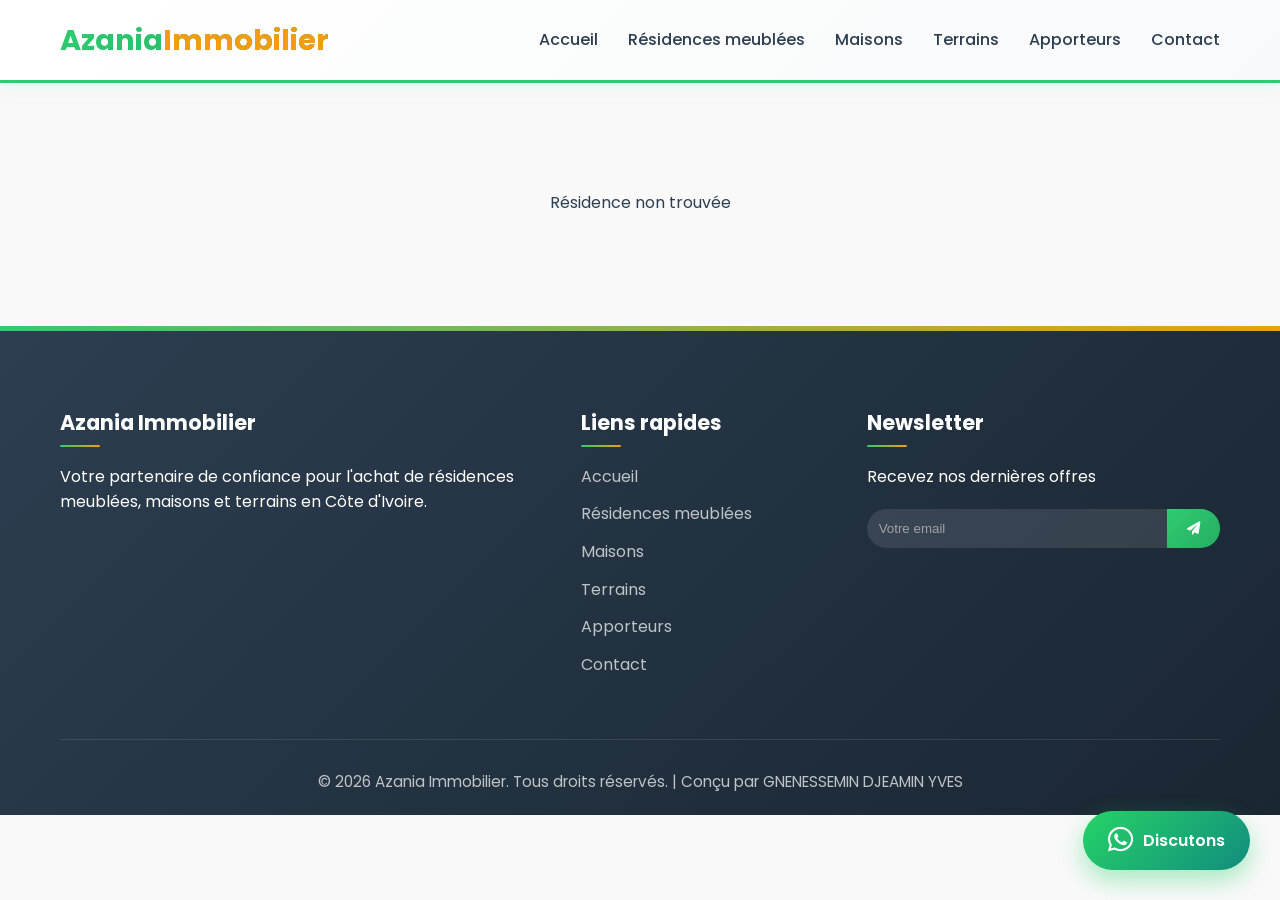
<file: residence-detail.html>
<!DOCTYPE html>
<html lang="fr">

<head>
    <meta charset="UTF-8">
    <meta name="viewport" content="width=device-width, initial-scale=1.0">
    <meta name="description" content="Détails et photos de la résidence">
    <title>Détail résidence - Azania Immobilier</title>
    <link rel="stylesheet" href="style.css">
    <link href="https://fonts.googleapis.com/css2?family=Poppins:wght@300;400;500;600;700&display=swap"
        rel="stylesheet">
    <link rel="stylesheet" href="https://cdnjs.cloudflare.com/ajax/libs/font-awesome/6.0.0/css/all.min.css">
</head>

<body>
    <header>
        <div class="container">
            <div class="logo">
                <h1>Azania<span>Immobilier</span></h1>
            </div>
            <nav>
                <ul>
                    <li><a href="index.html">Accueil</a></li>
                    <li><a href="residences.html">Résidences meublées</a></li>
                    <li><a href="maisons.html">Maisons</a></li>
                    <li><a href="terrains.html">Terrains</a></li>
                    <li><a href="apporteurs.html">Apporteurs</a></li>
                    <li><a href="contact.html">Contact</a></li>
                </ul>
            </nav>
            <div class="menu-toggle">
                <i class="fas fa-bars"></i>
            </div>
        </div>
    </header>

    <main>
        <section class="detail-section">
            <div class="container">
                <!-- Les données seront chargées dynamiquement avec JavaScript -->
                <div id="property-detail">
                    <!-- Le contenu sera injecté ici -->
                </div>
            </div>
        </section>
    </main>

    <footer>
        <div class="container">
            <div class="footer-content">
                <div class="footer-about">
                    <h3>Azania Immobilier</h3>
                    <p>Votre partenaire de confiance pour l'achat de résidences meublées, maisons et terrains en Côte
                        d'Ivoire.</p>
                </div>
                <div class="footer-links">
                    <h3>Liens rapides</h3>
                    <ul>
                        <li><a href="index.html">Accueil</a></li>
                        <li><a href="residences.html">Résidences meublées</a></li>
                        <li><a href="maisons.html">Maisons</a></li>
                        <li><a href="terrains.html">Terrains</a></li>
                        <li><a href="apporteurs.html">Apporteurs</a></li>
                        <li><a href="contact.html">Contact</a></li>
                    </ul>
                </div>
                <div class="footer-newsletter">
                    <h3>Newsletter</h3>
                    <p>Recevez nos dernières offres</p>
                    <form action="#">
                        <input type="email" placeholder="Votre email">
                        <button type="submit"><i class="fas fa-paper-plane"></i></button>
                    </form>
                </div>
            </div>
            <div class="footer-bottom">
                <p>&copy; 2026 Azania Immobilier. Tous droits réservés. | Conçu par GNENESSEMIN DJEAMIN YVES</p>
            </div>
        </div>
    </footer>

    <!-- BOUTON WHATSAPP FLOTTANT -->
    <a href="https://wa.me/2250710076550?text=Bonjour%20%2C%20je%20souhaite%20obtenir%20des%20informations%20sur%20vos%20biens%20immobiliers%20en%20C%C3%B4te%20d%27Ivoire."
        class="whatsapp-float" target="_blank">
        <i class="fab fa-whatsapp"></i>
        <span>Discutons</span>
    </a>

    <!-- MODAL DE PAIEMENT -->
    <div id="paymentModal" class="modal">
        <div class="modal-content">
            <span class="close-modal" onclick="closePaymentModal()">&times;</span>
            <h2>Réserver <span id="modalPropertyName"></span></h2>
            <form id="paymentForm" onsubmit="handlePaymentSubmit(event)">
                <div class="modal-dates">
                    <div class="form-group">
                        <label>Date d'arrivée</label>
                        <input type="date" id="checkin" required>
                    </div>
                    <div class="form-group">
                        <label>Date de départ</label>
                        <input type="date" id="checkout" required>
                    </div>
                </div>
                <div class="modal-guests">
                    <div class="form-group">
                        <label>Nombre de personnes</label>
                        <select id="guests">
                            <option value="1">1 personne</option>
                            <option value="2">2 personnes</option>
                            <option value="3">3 personnes</option>
                            <option value="4">4 personnes</option>
                            <option value="5">5+ personnes</option>
                        </select>
                    </div>
                </div>
                <div class="modal-price-breakdown">
                    <h3>Détail du prix</h3>
                    <p><span id="pricePerNight">0</span> FCFA x <span id="numberOfNights">1</span> nuit(s)</p>
                    <p class="total-price">Total: <span id="totalPrice">0</span> FCFA</p>
                </div>
                <div class="modal-payment-methods">
                    <h3>Choisissez votre moyen de paiement</h3>
                    <div class="payment-options">
                        <label class="payment-option">
                            <input type="radio" name="payment" value="orange" checked>
                            <img src="images/logo-orange.png" alt="Orange Money">
                            <span>Orange Money</span>
                        </label>
                        <label class="payment-option">
                            <input type="radio" name="payment" value="mtn">
                            <img src="images/logo-mtn.png" alt="MTN Money">
                            <span>MTN Money</span>
                        </label>
                        <label class="payment-option">
                            <input type="radio" name="payment" value="wave">
                            <img src="images/logo-wave.jpeg" alt="Wave">
                            <span>Wave</span>
                        </label>
                        <label class="payment-option">
                            <input type="radio" name="payment" value="card">
                            <i class="fas fa-credit-card"></i>
                            <span>Carte bancaire</span>
                        </label>
                    </div>
                </div>
                <button type="submit" class="btn" style="width: 100%; margin-top: 20px;">
                    <i class="fas fa-lock"></i> Payer maintenant
                </button>
                <p class="payment-note">
                    <i class="fas fa-shield-alt"></i> Paiement sécurisé. Vous recevrez une confirmation par WhatsApp.
                </p>
            </form>
            <div class="whatsapp-confirmation" id="whatsappConfirmation" style="display: none;">
                <p>✅ Demande envoyée ! Vous allez être redirigé vers WhatsApp pour confirmer.</p>
            </div>
        </div>
    </div>

    <script src="script.js"></script>
    <script>
        // Base de données des résidences (10 résidences)
        const properties = {
            'villa-oceane': {
                type: 'residence',
                nom: 'Villa Océane',
                location: 'Cocody, Abidjan',
                prix: '150 000 FCFA/nuit',
                prixChiffre: 150000,
                description: 'Superbe villa avec piscine et jardin paysager, entièrement meublée et équipée.',
                longDescription: `Située dans le quartier huppé de Cocody à Angré cité groupement 4000, cette villa de standing vous offre tout le confort moderne. Avec ses 5 pièces lumineuses, elle est idéale pour des séjours de luxe.`,
                superficie: '450 m²',
                chambres: 4,
                sdb: 3,
                salon: 1,
                Télévision: 'Oui',
                netflix: 'Oui',
                canalplus: 'Oui',
                cuisine: 'Équipée',
                parking: 'Oui',
                piscine: 'Non',
                climatisation: 'Oui',
                wifi: 'Oui',
                images: [
                    'images/villa oceane/main.jpg',
                    'images/villa oceane/salon.jpg',
                    'images/villa oceane/chambre1.jpg',
                    'images/villa oceane/chambre2.jpg',
                    'images/villa oceane/cuisine.jpg',
                    'images/villa oceane/sdb.jpg',
                    'images/villa oceane/salon1.jpg',
                    'images/villa oceane/garage.jpg',
                    'images/villa oceane/terrasse.jpg',
                    'images/villa oceane/chambre3.jpg'
                ]
            },
            'residence-joly': {
                type: 'residence',
                nom: 'Penthouse residence Joly',
                location: 'riviera faya, Cocody, Abidjan',
                prix: '120 000 FCFA/nuit',
                prixChiffre: 120000,
                description: 'Appartement 4 pièces, vue panoramique sur la ville, meublé design',
                longDescription: `Appartement moderne avec vue imprenable sur la ville. Entièrement meublé avec des équipements de qualité.`,
                superficie: '120 m²',
                chambres: 2,
                sdb: 2,
                salon: 1,
                cuisine: 'Équipée',
                parking: 'Oui',
                piscine: 'Non',
                climatisation: 'Oui',
                wifi: 'Oui',
                images: [
                    'images/penthouse/penthouse Azania.jpg',
                    'images/penthouse/salon6.jpg',
                    'images/penthouse/salon-TV.jpg',
                    'images/penthouse/chambre2A.jpeg',
                    'images/penthouse/cuisine3.jpg',
                    'images/penthouse/table a manger.jpg',
                    'images/penthouse/toilet.jpg',
                    'images/penthouse/balcon-jour.jpg',
                    'images/penthouse/chambre.jpeg',
                ]
            },
            'jardins-ebene': {
                type: 'residence',
                nom: 'Les Jardins d\'Ébène',
                location: 'Plateau, Abidjan',
                prix: '45 000 FCFA/nuit',
                prixChiffre: 45000,
                description: 'Studio 2 pièces, centre-ville, meublé haut standing',
                longDescription: `Studio élégant situé en plein cœur du Plateau. Idéal pour les professionnels en déplacement.`,
                superficie: '60 m²',
                chambres: 1,
                sdb: 1,
                salon: 1,
                cuisine: 'Équipée',
                parking: 'Non',
                piscine: 'Non',
                climatisation: 'Oui',
                wifi: 'Oui',
                images: [
                    'images/residences/ebene/main.jpg',
                    'images/residences/ebene/salon.jpg',
                    'images/residences/ebene/chambre.jpg',
                    'images/residences/ebene/cuisine.jpg',
                    'images/residences/ebene/sdb.jpg',
                    'images/residences/ebene/vue.jpg'
                ]
            },
            'residence-azuria': {
                type: 'residence',
                nom: 'Résidence Azuria',
                location: 'Cocody, Angré',
                prix: '75 000 FCFA/nuit',
                prixChiffre: 75000,
                description: 'Appartement 2 pièces, meublé haut standing',
                longDescription: `Appartement moderne et spacieux dans le quartier animé d'Angré. Idéal pour les familles.`,
                superficie: '80 m²',
                chambres: 2,
                sdb: 1,
                salon: 1,
                cuisine: 'Équipée',
                parking: 'Oui',
                piscine: 'Non',
                climatisation: 'Oui',
                wifi: 'Oui',
                images: [
                    'images/residences/azuria/main.jpg',
                    'images/residences/azuria/salon.jpg',
                    'images/residences/azuria/chambre1.jpg',
                    'images/residences/azuria/chambre2.jpg',
                    'images/residences/azuria/cuisine.jpg',
                    'images/residences/azuria/sdb.jpg'
                ]
            },
            'villa-krystel': {
                type: 'residence',
                nom: 'Villa Krystel',
                location: 'Marcory, Zone 4',
                prix: '120 000 FCFA/nuit',
                prixChiffre: 120000,
                description: 'Villa 4 pièces avec piscine, jardin',
                longDescription: `Magnifique villa avec piscine dans le quartier résidentiel de la Zone 4. Parfaite pour des séjours en famille.`,
                superficie: '300 m²',
                chambres: 4,
                sdb: 3,
                salon: 2,
                cuisine: 'Équipée',
                parking: 'Oui',
                piscine: 'Oui',
                climatisation: 'Oui',
                wifi: 'Oui',
                images: [
                    'images/residences/krystel/main.jpg',
                    'images/residences/krystel/salon.jpg',
                    'images/residences/krystel/chambre1.jpg',
                    'images/residences/krystel/chambre2.jpg',
                    'images/residences/krystel/chambre3.jpg',
                    'images/residences/krystel/cuisine.jpg',
                    'images/residences/krystel/sdb.jpg',
                    'images/residences/krystel/piscine.jpg',
                    'images/residences/krystel/jardin.jpg'
                ]
            },
            'appartement-bellevue': {
                type: 'residence',
                nom: 'Appartement Belle Vue',
                location: 'Plateau, Abidjan',
                prix: '95 000 FCFA/nuit',
                prixChiffre: 95000,
                description: 'Appartement 3 pièces, vue panoramique',
                longDescription: `Superbe appartement avec vue panoramique sur la lagune. Prestations haut de gamme.`,
                superficie: '150 m²',
                chambres: 3,
                sdb: 2,
                salon: 1,
                cuisine: 'Équipée',
                parking: 'Oui',
                piscine: 'Non',
                climatisation: 'Oui',
                wifi: 'Oui',
                images: [
                    'images/residences/bellevue/main.jpg',
                    'images/residences/bellevue/salon.jpg',
                    'images/residences/bellevue/chambre1.jpg',
                    'images/residences/bellevue/chambre2.jpg',
                    'images/residences/bellevue/chambre3.jpg',
                    'images/residences/bellevue/cuisine.jpg',
                    'images/residences/bellevue/sdb.jpg',
                    'images/residences/bellevue/vue.jpg'
                ]
            },
            'villa-orchidees': {
                type: 'residence',
                nom: 'Villa des Orchidées',
                location: 'Bingerville',
                prix: '150 000 FCFA/nuit',
                prixChiffre: 150000,
                description: 'Villa 5 pièces, grand jardin, piscine',
                longDescription: `Villa d'exception avec grand jardin paysager et piscine. Calme et verdure assurés.`,
                superficie: '500 m²',
                chambres: 5,
                sdb: 4,
                salon: 2,
                cuisine: 'Équipée',
                parking: 'Oui',
                piscine: 'Oui',
                climatisation: 'Oui',
                wifi: 'Oui',
                images: [
                    'images/residences/orchidees/main.jpg',
                    'images/residences/orchidees/salon.jpg',
                    'images/residences/orchidees/chambre1.jpg',
                    'images/residences/orchidees/chambre2.jpg',
                    'images/residences/orchidees/chambre3.jpg',
                    'images/residences/orchidees/cuisine.jpg',
                    'images/residences/orchidees/sdb.jpg',
                    'images/residences/orchidees/piscine.jpg',
                    'images/residences/orchidees/jardin.jpg'
                ]
            },
            'residence-harmonie': {
                type: 'residence',
                nom: 'Résidence Harmonie',
                location: 'Cocody, Riviera',
                prix: '65 000 FCFA/nuit',
                prixChiffre: 65000,
                description: 'Studio 2 pièces, meublé moderne',
                longDescription: `Studio moderne et fonctionnel dans la résidence Harmonie. Idéal pour courts séjours.`,
                superficie: '50 m²',
                chambres: 1,
                sdb: 1,
                salon: 1,
                cuisine: 'Équipée',
                parking: 'Non',
                piscine: 'Non',
                climatisation: 'Oui',
                wifi: 'Oui',
                images: [
                    'images/residences/harmonie/main.jpg',
                    'images/residences/harmonie/salon.jpg',
                    'images/residences/harmonie/chambre.jpg',
                    'images/residences/harmonie/cuisine.jpg',
                    'images/residences/harmonie/sdb.jpg'
                ]
            },
            'villa-oceane2': {
                type: 'residence',
                nom: 'Villa Océane 2',
                location: 'Grand-Bassam',
                prix: '180 000 FCFA/nuit',
                prixChiffre: 180000,
                description: 'Villa 6 pièces, vue mer, plage privée',
                longDescription: `Superbe villa de standing avec accès direct à la plage. Vue mer imprenable.`,
                superficie: '600 m²',
                chambres: 6,
                sdb: 5,
                salon: 2,
                cuisine: 'Équipée haut de gamme',
                parking: 'Oui',
                piscine: 'Oui',
                climatisation: 'Oui',
                wifi: 'Oui',
                images: [
                    'images/residences/oceane2/main.jpg',
                    'images/residences/oceane2/salon.jpg',
                    'images/residences/oceane2/chambre1.jpg',
                    'images/residences/oceane2/chambre2.jpg',
                    'images/residences/oceane2/chambre3.jpg',
                    'images/residences/oceane2/cuisine.jpg',
                    'images/residences/oceane2/sdb.jpg',
                    'images/residences/oceane2/piscine.jpg',
                    'images/residences/oceane2/plage.jpg',
                    'images/residences/oceane2/vue-mer.jpg'
                ]
            },
            'residence-arts': {
                type: 'residence',
                nom: 'Résidence des Arts',
                location: 'Treichville',
                prix: '45 000 FCFA/nuit',
                prixChiffre: 45000,
                description: 'Appartement 1 pièce, meublé design',
                longDescription: `Appartement design et fonctionnel au cœur de Treichville. Idéal pour les déplacements professionnels.`,
                superficie: '45 m²',
                chambres: 1,
                sdb: 1,
                salon: 1,
                cuisine: 'Équipée',
                parking: 'Non',
                piscine: 'Non',
                climatisation: 'Oui',
                wifi: 'Oui',
                images: [
                    'images/residences/arts/main.jpg',
                    'images/residences/arts/salon.jpg',
                    'images/residences/arts/chambre.jpg',
                    'images/residences/arts/cuisine.jpg',
                    'images/residences/arts/sdb.jpg'
                ]
            }
        };

        // Récupérer le nom depuis l'URL
        const urlParams = new URLSearchParams(window.location.search);
        const propertyName = urlParams.get('nom');

        if (propertyName && properties[propertyName]) {
            const prop = properties[propertyName];

            let html = `
                <div class="detail-header">
                    <h1>${prop.nom}</h1>
                    <p class="location"><i class="fas fa-map-marker-alt"></i> ${prop.location}</p>
                </div>

                <div class="detail-gallery">
                    <img src="${prop.images[0]}" alt="${prop.nom}" class="main-image" id="mainImage" onerror="this.src='images/placeholder.jpg'">
                    <div class="thumbnail-grid">
            `;

            for (let i = 1; i < prop.images.length; i++) {
                html += `<img src="${prop.images[i]}" alt="${prop.nom}" class="thumbnail" onclick="document.getElementById('mainImage').src=this.src" onerror="this.src='images/placeholder.jpg'">`;
            }

            html += `
                    </div>
                </div>

                <div class="detail-info">
                    <div class="description-box">
                        <h2>Description</h2>
                        <p>${prop.longDescription}</p>
                        
                        <h2 style="margin-top: 30px;">Caractéristiques</h2>
                        <ul class="features-list">
                            <li><i class="fas fa-ruler-combined"></i> Superficie: ${prop.superficie}</li>
                            <li><i class="fas fa-bed"></i> ${prop.chambres} chambres</li>
                            <li><i class="fas fa-bath"></i> ${prop.sdb} salles de bain</li>
                            <li><i class="fas fa-couch"></i> ${prop.salon} salons</li>
                            <li><i class="fas fa-utensils"></i> Cuisine ${prop.cuisine}</li>
                            <li><i class="fas fa-car"></i> Parking: ${prop.parking}</li>
                            <li><i class="fas fa-water"></i> Piscine: ${prop.piscine}</li>
                            <li><i class="fas fa-wind"></i> Climatisation: ${prop.climatisation}</li>
                            <li><i class="fas fa-wifi"></i> Wifi: ${prop.wifi}</li>
                        </ul>
                    </div>

                    <div class="price-box">
                        <div class="price">${prop.prix}</div>
                        <button class="btn" onclick="openPaymentModal('${prop.nom}', ${prop.prixChiffre})">
                            <i class="fas fa-calendar-check"></i> Réserver maintenant
                        </button>
                        <a href="https://wa.me/2250710076550?text=Bonjour%2C%20je%20souhaite%20plus%20d%27informations%20sur%20${encodeURIComponent(prop.nom)}"
                            class="btn" style="background: #25D366; margin-top: 10px;" target="_blank">
                            <i class="fab fa-whatsapp"></i> Demande d'info
                        </a>
                    </div>
                </div>

                <div class="amenities-grid">
                    <div class="amenity-card">
                        <i class="fas fa-swimming-pool"></i>
                        <h4>Piscine</h4>
                    </div>
                    <div class="amenity-card">
                        <i class="fas fa-wifi"></i>
                        <h4>Wifi haut débit</h4>
                    </div>
                    <div class="amenity-card">
                        <i class="fas fa-tv"></i>
                        <h4>Télévision</h4>
                    </div>
                    <div class="amenity-card">
                        <i class="fas fa-snowflake"></i>
                        <h4>Climatisation</h4>
                    </div>
                    <div class="amenity-card">
                        <i class="fas fa-shield-alt"></i>
                        <h4>Sécurité 24/7</h4>
                    </div>
                    <div class="amenity-card">
                        <i class="fas fa-parking"></i>
                        <h4>Parking privé</h4>
                    </div>
                </div>
            `;

            document.getElementById('property-detail').innerHTML = html;
        } else {
            document.getElementById('property-detail').innerHTML = '<p style="text-align: center; padding: 50px;">Résidence non trouvée</p>';
        }
    </script>
</body>

</html>
</file>
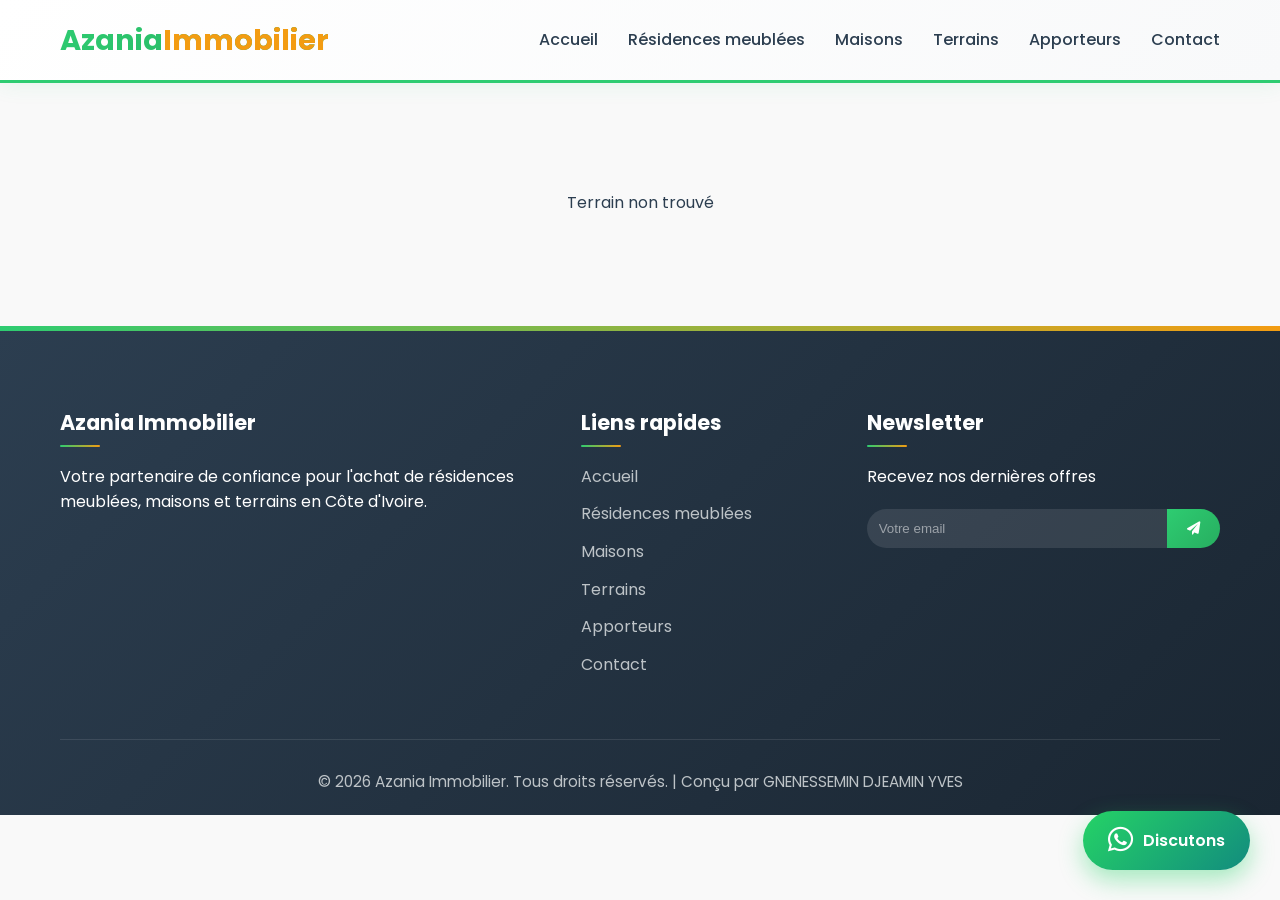
<file: terrain-details.html>
<!DOCTYPE html>
<html lang="fr">

<head>
    <meta charset="UTF-8">
    <meta name="viewport" content="width=device-width, initial-scale=1.0">
    <meta name="description" content="Détails et photos du terrain">
    <title>Détail terrain - Azania Immobilier</title>
    <link rel="stylesheet" href="style.css">
    <link href="https://fonts.googleapis.com/css2?family=Poppins:wght@300;400;500;600;700&display=swap"
        rel="stylesheet">
    <link rel="stylesheet" href="https://cdnjs.cloudflare.com/ajax/libs/font-awesome/6.0.0/css/all.min.css">
</head>

<body>
    <header>
        <div class="container">
            <div class="logo">
                <h1>Azania<span>Immobilier</span></h1>
            </div>
            <nav>
                <ul>
                    <li><a href="index.html">Accueil</a></li>
                    <li><a href="residences.html">Résidences meublées</a></li>
                    <li><a href="maisons.html">Maisons</a></li>
                    <li><a href="terrains.html">Terrains</a></li>
                    <li><a href="apporteurs.html">Apporteurs</a></li>
                    <li><a href="contact.html">Contact</a></li>
                </ul>
            </nav>
            <div class="menu-toggle">
                <i class="fas fa-bars"></i>
            </div>
        </div>
    </header>

    <main>
        <section class="detail-section">
            <div class="container">
                <!-- Les données seront chargées dynamiquement avec JavaScript -->
                <div id="property-detail">
                    <!-- Le contenu sera injecté ici -->
                </div>
            </div>
        </section>
    </main>

    <footer>
        <div class="container">
            <div class="footer-content">
                <div class="footer-about">
                    <h3>Azania Immobilier</h3>
                    <p>Votre partenaire de confiance pour l'achat de résidences meublées, maisons et terrains en Côte
                        d'Ivoire.</p>
                </div>
                <div class="footer-links">
                    <h3>Liens rapides</h3>
                    <ul>
                        <li><a href="index.html">Accueil</a></li>
                        <li><a href="residences.html">Résidences meublées</a></li>
                        <li><a href="maisons.html">Maisons</a></li>
                        <li><a href="terrains.html">Terrains</a></li>
                        <li><a href="apporteurs.html">Apporteurs</a></li>
                        <li><a href="contact.html">Contact</a></li>
                    </ul>
                </div>
                <div class="footer-newsletter">
                    <h3>Newsletter</h3>
                    <p>Recevez nos dernières offres</p>
                    <form action="#">
                        <input type="email" placeholder="Votre email">
                        <button type="submit"><i class="fas fa-paper-plane"></i></button>
                    </form>
                </div>
            </div>
            <div class="footer-bottom">
                <p>&copy; 2026 Azania Immobilier. Tous droits réservés. | Conçu par GNENESSEMIN DJEAMIN YVES</p>
            </div>
        </div>
    </footer>

    <!-- BOUTON WHATSAPP FLOTTANT -->
    <a href="https://wa.me/2250710076550?text=Bonjour%20%2C%20je%20souhaite%20obtenir%20des%20informations%20sur%20vos%20biens%20immobiliers%20en%20C%C3%B4te%20d%27Ivoire."
        class="whatsapp-float" target="_blank">
        <i class="fab fa-whatsapp"></i>
        <span>Discutons</span>
    </a>

    <!-- MODAL DE PAIEMENT (pour demande d'achat) -->
    <div id="paymentModal" class="modal">
        <div class="modal-content">
            <span class="close-modal" onclick="closePaymentModal()">&times;</span>
            <h2>Acheter <span id="modalPropertyName"></span></h2>

            <form id="paymentForm" onsubmit="handlePaymentSubmit(event)">
                <div class="modal-payment-methods">
                    <h3>Choisissez votre moyen de paiement</h3>
                    <div class="payment-options">
                        <label class="payment-option">
                            <input type="radio" name="payment" value="orange" checked>
                            <img src="images/logo-orange.png" alt="Orange Money">
                            <span>Orange Money</span>
                        </label>
                        <label class="payment-option">
                            <input type="radio" name="payment" value="mtn">
                            <img src="images/logo-mtn.png" alt="MTN Money">
                            <span>MTN Money</span>
                        </label>
                        <label class="payment-option">
                            <input type="radio" name="payment" value="wave">
                            <img src="images/logo-wave.jpeg" alt="Wave">
                            <span>Wave</span>
                        </label>
                        <label class="payment-option">
                            <input type="radio" name="payment" value="card">
                            <i class="fas fa-credit-card"></i>
                            <span>Carte bancaire</span>
                        </label>
                    </div>
                </div>

                <div class="form-group">
                    <label>Votre message (optionnel)</label>
                    <textarea id="message" rows="3" placeholder="Informations complémentaires..."></textarea>
                </div>

                <button type="submit" class="btn" style="width: 100%; margin-top: 20px;">
                    <i class="fab fa-whatsapp"></i> Envoyer la demande
                </button>

                <p class="payment-note">
                    <i class="fas fa-shield-alt"></i> Vous serez contacté sous 24h pour finaliser l'achat.
                </p>
            </form>

            <div class="whatsapp-confirmation" id="whatsappConfirmation" style="display: none;">
                <p>✅ Demande envoyée ! Vous allez être redirigé vers WhatsApp.</p>
            </div>
        </div>
    </div>

    <script src="script.js"></script>
    <script>
        // Base de données des terrains
        const properties = {
            'lotissement-hibiscus': {
                type: 'terrain',
                nom: 'Lotissement les Hibiscus',
                location: 'Bingerville',
                prix: '25 000 000 FCFA',
                prixChiffre: 25000000,
                description: 'Terrain 300m², viabilisé, zone résidentielle',
                longDescription: `Magnifique terrain dans un lotissement résidentiel calme à Bingerville.
                Il est viabilisé (eau, électricité) et borné. Idéal pour construire votre villa.
                Proche des écoles et des commerces.`,
                superficie: '300 m²',
                viabilise: 'Oui',
                borne: 'Oui',
                zone: 'Résidentielle',
                documents: 'Titre foncier disponible',
                images: [
                    'images/terrains/hibiscus/main.jpg',
                    'images/terrains/hibiscus/vue1.jpg',
                    'images/terrains/hibiscus/vue2.jpg',
                    'images/terrains/hibiscus/vue3.jpg',
                    'images/terrains/hibiscus/borne.jpg',
                    'images/terrains/hibiscus/environnement.jpg',
                    'images/terrains/hibiscus/quartier.jpg',
                    'images/terrains/hibiscus/voie.jpg'
                ]
            },
            'domaine-paix': {
                type: 'terrain',
                nom: 'Domaine de la Paix',
                location: 'Jacqueville',
                prix: '35 000 000 FCFA',
                prixChiffre: 35000000,
                description: 'Terrain 500m², vue lagune, accès facile',
                longDescription: `Superbe terrain avec vue imprenable sur la lagune à Jacqueville.
                Accès facile par route bitumée. Idéal pour construction de résidence secondaire.
                Terrain plat et constructible.`,
                superficie: '500 m²',
                viabilise: 'En partie',
                borne: 'Oui',
                zone: 'Touristique',
                documents: 'Attestation villageoise',
                images: [
                    'images/terrains/paix/main.jpg',
                    'images/terrains/paix/vue1.jpg',
                    'images/terrains/paix/vue2.jpg',
                    'images/terrains/paix/vue3.jpg',
                    'images/terrains/paix/lagune.jpg',
                    'images/terrains/paix/voie.jpg',
                    'images/terrains/paix/environnement.jpg'
                ]
            },
            'parcelle-azur': {
                type: 'terrain',
                nom: 'Parcelle Azur',
                location: 'Anyama',
                prix: '18 000 000 FCFA',
                prixChiffre: 18000000,
                description: 'Terrain 400m², borné, prêt à construire',
                longDescription: `Terrain économique à Anyama, parfait pour premier achat immobilier.
                Borné et prêt à construire. Zone en développement avec potentiel de plus-value.
                Proche des axes principaux.`,
                superficie: '400 m²',
                viabilise: 'Non',
                borne: 'Oui',
                zone: 'Mixte',
                documents: 'Certificat de propriété',
                images: [
                    'images/terrains/azur/main.jpg',
                    'images/terrains/azur/vue1.jpg',
                    'images/terrains/azur/vue2.jpg',
                    'images/terrains/azur/borne.jpg',
                    'images/terrains/azur/voie.jpg'
                ]
            },
            'terrain-eden': {
                type: 'terrain',
                nom: 'Terrain Eden Park',
                location: 'Bingerville',
                prix: '28 000 000 FCFA',
                prixChiffre: 28000000,
                description: 'Terrain 350m², viabilisé, vue dégagée',
                longDescription: `Joli terrain avec vue dégagée dans un quartier résidentiel de Bingerville.
                Viabilisé (eau, électricité) et borné. Idéal pour construction de villa moderne.
                Environnement calme et arboré.`,
                superficie: '350 m²',
                viabilise: 'Oui',
                borne: 'Oui',
                zone: 'Résidentielle',
                documents: 'Titre foncier',
                images: [
                    'images/terrains/eden/main.jpg',
                    'images/terrains/eden/vue1.jpg',
                    'images/terrains/eden/vue2.jpg',
                    'images/terrains/eden/vue3.jpg',
                    'images/terrains/eden/borne.jpg',
                    'images/terrains/eden/quartier.jpg'
                ]
            },
            'parcelle-azura': {
                type: 'terrain',
                nom: 'Parcelle Azura',
                location: 'Jacqueville',
                prix: '42 000 000 FCFA',
                prixChiffre: 42000000,
                description: 'Terrain 600m², bord de lagune',
                longDescription: `Exceptionnel terrain en bordure de lagune à Jacqueville.
                Vue imprenable, accès direct à l'eau. Idéal pour construction de villa avec ponton.
                Zone très prisée pour les résidences secondaires.`,
                superficie: '600 m²',
                viabilise: 'Non',
                borne: 'Oui',
                zone: 'Touristique',
                documents: 'Attestation',
                images: [
                    'images/terrains/azura/main.jpg',
                    'images/terrains/azura/vue1.jpg',
                    'images/terrains/azura/vue2.jpg',
                    'images/terrains/azura/vue3.jpg',
                    'images/terrains/azura/lagune.jpg',
                    'images/terrains/azura/accueil.jpg'
                ]
            },
            'domaine-vert': {
                type: 'terrain',
                nom: 'Domaine Vert',
                location: 'Anyama',
                prix: '22 000 000 FCFA',
                prixChiffre: 22000000,
                description: 'Terrain 400m², arboré, calme',
                longDescription: `Terrain arboré dans un cadre calme et verdoyant à Anyama.
                Idéal pour ceux qui recherchent la tranquillité. Grands arbres préservés.
                Zone résidentielle calme.`,
                superficie: '400 m²',
                viabilise: 'Non',
                borne: 'Oui',
                zone: 'Résidentielle',
                documents: 'Certificat',
                images: [
                    'images/terrains/vert/main.jpg',
                    'images/terrains/vert/vue1.jpg',
                    'images/terrains/vert/vue2.jpg',
                    'images/terrains/vert/arbres.jpg',
                    'images/terrains/vert/calme.jpg'
                ]
            },
            'terrain-ocean': {
                type: 'terrain',
                nom: 'Terrain Océan',
                location: 'Grand-Bassam',
                prix: '55 000 000 FCFA',
                prixChiffre: 55000000,
                description: 'Terrain 800m², vue mer, constructible',
                longDescription: `Rare terrain avec vue mer à Grand-Bassam.
                Grande superficie de 800m², constructible. Proximité immédiate de la plage.
                Idéal pour projet hôtelier ou villa de luxe.`,
                superficie: '800 m²',
                viabilise: 'Non',
                borne: 'Oui',
                zone: 'Touristique',
                documents: 'Titre foncier',
                images: [
                    'images/terrains/ocean/main.jpg',
                    'images/terrains/ocean/vue1.jpg',
                    'images/terrains/ocean/vue2.jpg',
                    'images/terrains/ocean/vue3.jpg',
                    'images/terrains/ocean/plage.jpg',
                    'images/terrains/ocean/mer.jpg'
                ]
            },
            'parcelle-arts': {
                type: 'terrain',
                nom: 'Parcelle des Arts',
                location: 'Bingerville',
                prix: '32 000 000 FCFA',
                prixChiffre: 32000000,
                description: 'Terrain 450m², borné, école à proximité',
                longDescription: `Terrain bien situé à Bingerville, proche des écoles et commerces.
                Borné et prêt à construire. Idéal pour famille avec enfants.
                Quartier résidentiel en développement.`,
                superficie: '450 m²',
                viabilise: 'En partie',
                borne: 'Oui',
                zone: 'Résidentielle',
                documents: 'Titre foncier',
                images: [
                    'images/terrains/arts/main.jpg',
                    'images/terrains/arts/vue1.jpg',
                    'images/terrains/arts/vue2.jpg',
                    'images/terrains/arts/borne.jpg',
                    'images/terrains/arts/ecole.jpg',
                    'images/terrains/arts/quartier.jpg'
                ]
            },
            'terrain-harmonie': {
                type: 'terrain',
                nom: 'Terrain Harmonie',
                location: 'Jacqueville',
                prix: '38 000 000 FCFA',
                prixChiffre: 38000000,
                description: 'Terrain 500m², viabilisé, vue imprenable',
                longDescription: `Superbe terrain avec vue imprenable sur la lagune.
                Viabilisé (eau, électricité), borné. Idéal pour construction de villa de standing.
                Environnement calme et préservé.`,
                superficie: '500 m²',
                viabilise: 'Oui',
                borne: 'Oui',
                zone: 'Touristique',
                documents: 'Titre foncier',
                images: [
                    'images/terrains/harmonie/main.jpg',
                    'images/terrains/harmonie/vue1.jpg',
                    'images/terrains/harmonie/vue2.jpg',
                    'images/terrains/harmonie/vue3.jpg',
                    'images/terrains/harmonie/lagune.jpg',
                    'images/terrains/harmonie/viabilisation.jpg'
                ]
            },
            'parcelle-souveraine': {
                type: 'terrain',
                nom: 'Parcelle Souveraine',
                location: 'Bingerville',
                prix: '48 000 000 FCFA',
                prixChiffre: 48000000,
                description: 'Terrain 700m², zone résidentielle haut standing',
                longDescription: `Grand terrain de 700m² dans une zone résidentielle haut de gamme.
                Viabilisé, borné. Idéal pour construction de villa de luxe.
                Quartier calme et sécurisé.`,
                superficie: '700 m²',
                viabilise: 'Oui',
                borne: 'Oui',
                zone: 'Haut standing',
                documents: 'Titre foncier',
                images: [
                    'images/terrains/souveraine/main.jpg',
                    'images/terrains/souveraine/vue1.jpg',
                    'images/terrains/souveraine/vue2.jpg',
                    'images/terrains/souveraine/vue3.jpg',
                    'images/terrains/souveraine/quartier.jpg',
                    'images/terrains/souveraine/borne.jpg'
                ]
            }
        };

        // Récupérer le nom depuis l'URL
        const urlParams = new URLSearchParams(window.location.search);
        const propertyName = urlParams.get('nom');

        if (propertyName && properties[propertyName]) {
            const prop = properties[propertyName];

            let html = `
                <div class="detail-header">
                    <h1>${prop.nom}</h1>
                    <p class="location"><i class="fas fa-map-marker-alt"></i> ${prop.location}</p>
                </div>

                <div class="detail-gallery">
                    <img src="${prop.images[0]}" alt="${prop.nom}" class="main-image" id="mainImage" onerror="this.src='images/placeholder.jpg'">
                    <div class="thumbnail-grid">
            `;

            // Ajouter les miniatures
            for (let i = 1; i < prop.images.length; i++) {
                html += `<img src="${prop.images[i]}" alt="${prop.nom}" class="thumbnail" onclick="document.getElementById('mainImage').src=this.src" onerror="this.src='images/placeholder.jpg'">`;
            }

            html += `
                    </div>
                </div>

                <div class="detail-info">
                    <div class="description-box">
                        <h2>Description</h2>
                        <p>${prop.longDescription}</p>
                        
                        <h2 style="margin-top: 30px;">Caractéristiques</h2>
                        <ul class="features-list">
                            <li><i class="fas fa-ruler-combined"></i> Superficie: ${prop.superficie}</li>
                            <li><i class="fas fa-tint"></i> Viabilisé: ${prop.viabilise}</li>
                            <li><i class="fas fa-border-style"></i> Borné: ${prop.borne}</li>
                            <li><i class="fas fa-map-pin"></i> Zone: ${prop.zone}</li>
                            <li><i class="fas fa-file-contract"></i> Documents: ${prop.documents}</li>
                        </ul>
                    </div>

                    <div class="price-box">
                        <div class="price">${prop.prix}</div>
                        <button class="btn" onclick="openPaymentModal('${prop.nom}', ${prop.prixChiffre})">
                            <i class="fas fa-shopping-cart"></i> Acheter
                        </button>
                        <a href="https://wa.me/2250710076550?text=Bonjour%2C%20je%20souhaite%20plus%20d%27informations%20sur%20${encodeURIComponent(prop.nom)}"
                            class="btn" style="background: #25D366; margin-top: 10px;" target="_blank">
                            <i class="fab fa-whatsapp"></i> Demande d'info
                        </a>
                    </div>
                </div>

                <div class="amenities-grid">
                    <div class="amenity-card">
                        <i class="fas fa-tint"></i>
                        <h4>Eau</h4>
                    </div>
                    <div class="amenity-card">
                        <i class="fas fa-bolt"></i>
                        <h4>Électricité</h4>
                    </div>
                    <div class="amenity-card">
                        <i class="fas fa-road"></i>
                        <h4>Accès facile</h4>
                    </div>
                    <div class="amenity-card">
                        <i class="fas fa-border-style"></i>
                        <h4>Borné</h4>
                    </div>
                    <div class="amenity-card">
                        <i class="fas fa-file-contract"></i>
                        <h4>Documenté</h4>
                    </div>
                    <div class="amenity-card">
                        <i class="fas fa-tree"></i>
                        <h4>Cadre vert</h4>
                    </div>
                </div>
            `;

            document.getElementById('property-detail').innerHTML = html;
        } else {
            document.getElementById('property-detail').innerHTML = '<p style="text-align: center; padding: 50px;">Terrain non trouvé</p>';
        }

        // Adaptation de la fonction pour les terrains
        function openPaymentModal(propertyName, price) {
            document.getElementById('modalPropertyName').textContent = propertyName;
            document.getElementById('paymentModal').style.display = 'block';
        }

        function closePaymentModal() {
            document.getElementById('paymentModal').style.display = 'none';
            document.getElementById('paymentForm').style.display = 'block';
            document.getElementById('whatsappConfirmation').style.display = 'none';
        }

        function handlePaymentSubmit(event) {
            event.preventDefault();

            const propertyName = document.getElementById('modalPropertyName').textContent;
            const paymentMethod = document.querySelector('input[name="payment"]:checked')?.value || 'orange';
            const message = document.getElementById('message')?.value || '';

            const fullMessage = `*DEMANDE D'ACHAT TERRAIN*
            
📍 *Terrain:* ${propertyName}
💳 *Paiement:* ${paymentMethod.toUpperCase()}
💬 *Message:* ${message || 'Pas de message'}`;

            window.open(`https://wa.me/2250710076550?text=${encodeURIComponent(fullMessage)}`, '_blank');

            document.getElementById('paymentForm').style.display = 'none';
            document.getElementById('whatsappConfirmation').style.display = 'block';

            setTimeout(closePaymentModal, 3000);
        }
    </script>
</body>

</html>
</file>
<file: style.css>
/* ===== VARIABLES ===== */
:root {
    --primary-color: #2ecc71;
    --primary-dark: #27ae60;
    --primary-light: #a3e4d7;
    --secondary-color: #f39c12;
    --accent-color: #3498db;
    --text-dark: #2c3e50;
    --text-light: #ffffff;
    --gray-light: #ecf0f1;
    --gray: #bdc3c7;
    --shadow: 0 10px 30px rgba(46, 204, 113, 0.15);
    --shadow-hover: 0 15px 40px rgba(46, 204, 113, 0.25);
    --transition: all 0.3s cubic-bezier(0.25, 0.8, 0.25, 1);
    --border-radius: 12px;
    --border-radius-small: 8px;
}

/* ===== RESET ===== */
* {
    margin: 0;
    padding: 0;
    box-sizing: border-box;
}

body {
    font-family: 'Poppins', sans-serif;
    line-height: 1.6;
    color: var(--text-dark);
    background-color: #f9f9f9;
}

.container {
    max-width: 1200px;
    margin: 0 auto;
    padding: 0 20px;
}

/* ===== HEADER ===== */
header {
    background: linear-gradient(135deg, var(--text-light) 0%, #f8f9fa 100%);
    box-shadow: 0 2px 20px rgba(46, 204, 113, 0.1);
    position: fixed;
    width: 100%;
    top: 0;
    z-index: 1000;
    border-bottom: 3px solid var(--primary-color);
}

header .container {
    display: flex;
    justify-content: space-between;
    align-items: center;
    height: 80px;
}

.logo h1 {
    font-size: 1.8rem;
    font-weight: 700;
    background: linear-gradient(135deg, var(--primary-color) 0%, var(--primary-dark) 100%);
    -webkit-background-clip: text;
    background-clip: text;
    -webkit-text-fill-color: transparent;
    color: transparent;
}

.logo span {
    color: var(--secondary-color);
    background: none;
    -webkit-text-fill-color: var(--secondary-color);
}

nav ul {
    display: flex;
    list-style: none;
    gap: 30px;
}

nav a {
    text-decoration: none;
    color: var(--text-dark);
    font-weight: 500;
    transition: var(--transition);
    position: relative;
    padding: 5px 0;
}

nav a::after {
    content: '';
    position: absolute;
    bottom: 0;
    left: 0;
    width: 0;
    height: 2px;
    background: linear-gradient(90deg, var(--primary-color), var(--secondary-color));
    transition: var(--transition);
}

nav a:hover {
    color: var(--primary-color);
}

nav a:hover::after {
    width: 100%;
}

.menu-toggle {
    display: none;
    font-size: 1.5rem;
    cursor: pointer;
    color: var(--primary-color);
}

/* ===== PAGE HEADER ===== */
.page-header {
    background: linear-gradient(135deg, var(--primary-light), var(--primary-color));
    color: white;
    padding: 60px 0;
    text-align: center;
    margin-top: 80px;
}

.page-header h1 {
    font-size: 2.5rem;
    margin-bottom: 15px;
}

.page-header span {
    color: var(--secondary-color);
}

/* ===== HERO SECTION ===== */
.hero {
    background: linear-gradient(135deg, rgba(46, 204, 113, 0.9) 0%, rgba(39, 174, 96, 0.9) 100%), url('images/hero-bg.jpg');
    background-size: cover;
    background-position: center;
    background-attachment: fixed;
    height: 100vh;
    display: flex;
    align-items: center;
    text-align: center;
    color: var(--text-light);
    margin-top: 80px;
    position: relative;
    overflow: hidden;
}

.hero::before {
    content: '';
    position: absolute;
    top: 0;
    left: 0;
    right: 0;
    bottom: 0;
    background: url('data:image/svg+xml,<svg xmlns="http://www.w3.org/2000/svg" viewBox="0 0 100 100" opacity="0.1"><path d="M0 0 L100 100 M100 0 L0 100" stroke="white" stroke-width="1"/></svg>');
    animation: move 20s linear infinite;
}

@keyframes move {
    from {
        transform: translateX(-100%);
    }

    to {
        transform: translateX(100%);
    }
}

.hero-content {
    position: relative;
    z-index: 1;
    max-width: 800px;
    margin: 0 auto;
}

.hero-content h2 {
    font-size: 3.5rem;
    margin-bottom: 20px;
    text-shadow: 2px 2px 4px rgba(0, 0, 0, 0.2);
    animation: fadeInUp 1s ease;
}

.hero-content p {
    font-size: 1.3rem;
    margin-bottom: 30px;
    animation: fadeInUp 1s ease 0.2s both;
}

@keyframes fadeInUp {
    from {
        opacity: 0;
        transform: translateY(30px);
    }

    to {
        opacity: 1;
        transform: translateY(0);
    }
}

.btn {
    display: inline-block;
    padding: 15px 40px;
    background: linear-gradient(135deg, var(--secondary-color) 0%, #e67e22 100%);
    color: var(--text-light);
    text-decoration: none;
    border-radius: 50px;
    transition: var(--transition);
    border: none;
    cursor: pointer;
    font-weight: 600;
    text-transform: uppercase;
    letter-spacing: 1px;
    box-shadow: 0 10px 20px rgba(243, 156, 18, 0.3);
}

.btn:hover {
    background: linear-gradient(135deg, #e67e22 0%, var(--secondary-color) 100%);
    transform: translateY(-3px);
    box-shadow: 0 15px 30px rgba(243, 156, 18, 0.4);
}

.btn-small {
    display: inline-block;
    padding: 10px 25px;
    background: linear-gradient(135deg, var(--primary-color) 0%, var(--primary-dark) 100%);
    color: var(--text-light);
    text-decoration: none;
    border-radius: 25px;
    font-size: 0.9rem;
    transition: var(--transition);
    font-weight: 500;
    box-shadow: 0 5px 15px rgba(46, 204, 113, 0.3);
}

.btn-small:hover {
    background: linear-gradient(135deg, var(--primary-dark) 0%, var(--primary-color) 100%);
    transform: translateY(-2px);
    box-shadow: 0 8px 20px rgba(46, 204, 113, 0.4);
}

.text-center {
    text-align: center;
}

/* ===== SECTIONS ===== */
section {
    padding: 80px 0;
}

.section-title {
    text-align: center;
    font-size: 2.5rem;
    margin-bottom: 50px;
    position: relative;
    color: var(--text-dark);
    font-weight: 700;
}

.section-title span {
    color: var(--primary-color);
}

.section-title::after {
    content: '';
    display: block;
    width: 80px;
    height: 4px;
    background: linear-gradient(90deg, var(--primary-color), var(--secondary-color));
    margin: 15px auto 0;
    border-radius: 2px;
}

/* ===== SERVICES ===== */
.services {
    background: linear-gradient(135deg, var(--text-light) 0%, #f1f8f1 100%);
}

.services-grid {
    display: grid;
    grid-template-columns: repeat(3, 1fr);
    gap: 30px;
}

.service-card {
    background: linear-gradient(135deg, var(--text-light) 0%, #ffffff 100%);
    padding: 40px 30px;
    text-align: center;
    border-radius: var(--border-radius);
    box-shadow: var(--shadow);
    transition: var(--transition);
    position: relative;
    overflow: hidden;
    border: 1px solid rgba(46, 204, 113, 0.1);
}

.service-card::before {
    content: '';
    position: absolute;
    top: 0;
    left: 0;
    right: 0;
    height: 5px;
    background: linear-gradient(90deg, var(--primary-color), var(--secondary-color));
    transform: scaleX(0);
    transition: var(--transition);
}

.service-card:hover {
    transform: translateY(-15px);
    box-shadow: var(--shadow-hover);
}

.service-card:hover::before {
    transform: scaleX(1);
}

.service-card i {
    font-size: 3.5rem;
    background: linear-gradient(135deg, var(--primary-color), var(--secondary-color));
    -webkit-background-clip: text;
    background-clip: text;
    -webkit-text-fill-color: transparent;
    color: transparent;
    margin-bottom: 20px;
    animation: pulse 2s infinite;
}

@keyframes pulse {
    0% {
        transform: scale(1);
    }

    50% {
        transform: scale(1.05);
    }

    100% {
        transform: scale(1);
    }
}

.service-card h3 {
    margin-bottom: 15px;
    color: var(--text-dark);
    font-size: 1.3rem;
}

.service-card p {
    color: #666;
    margin-bottom: 20px;
}

/* ===== PROPERTIES ===== */
.properties-grid {
    display: grid;
    grid-template-columns: repeat(3, 1fr);
    gap: 30px;
}

.property-card {
    background: linear-gradient(135deg, var(--text-light) 0%, #ffffff 100%);
    border-radius: var(--border-radius);
    overflow: hidden;
    box-shadow: var(--shadow);
    transition: var(--transition);
    position: relative;
    border: 1px solid rgba(46, 204, 113, 0.1);
    display: flex;
    flex-direction: column;
}

.property-card:hover {
    transform: translateY(-10px);
    box-shadow: var(--shadow-hover);
}

.property-card img {
    width: 100%;
    height: 220px;
    object-fit: cover;
    transition: var(--transition);
}

.property-card:hover img {
    transform: scale(1.05);
}

.property-badge {
    position: absolute;
    top: 15px;
    right: 15px;
    background: linear-gradient(135deg, var(--secondary-color), #e67e22);
    color: var(--text-light);
    padding: 5px 15px;
    border-radius: 25px;
    font-size: 0.9rem;
    font-weight: 600;
    z-index: 1;
}

.property-info {
    padding: 25px;
    position: relative;
    flex: 1;
    display: flex;
    flex-direction: column;
}

.property-info h3 {
    margin-bottom: 10px;
    color: var(--text-dark);
    font-size: 1.3rem;
    font-weight: 600;
}

.property-info .location {
    color: var(--primary-color);
    margin-bottom: 10px;
    font-size: 0.95rem;
}

.property-info .location i {
    margin-right: 5px;
}

.property-info .price {
    font-size: 1.5rem;
    font-weight: 700;
    background: linear-gradient(135deg, var(--primary-color), var(--primary-dark));
    -webkit-background-clip: text;
    background-clip: text;
    -webkit-text-fill-color: transparent;
    color: transparent;
    margin-bottom: 10px;
}

.property-info .price span {
    font-size: 0.9rem;
    color: var(--text-dark);
    background: none;
    -webkit-text-fill-color: var(--text-dark);
}

.property-info .description {
    margin-bottom: 20px;
    color: #666;
    font-size: 0.95rem;
}

/* Bouton de réservation */
.btn-reservation {
    background: linear-gradient(135deg, var(--primary-color), var(--primary-dark));
    color: white;
    border: none;
    padding: 10px 20px;
    border-radius: 5px;
    cursor: pointer;
    font-weight: 600;
    margin-bottom: 10px;
    width: 100%;
    transition: var(--transition);
    display: flex;
    align-items: center;
    justify-content: center;
    gap: 8px;
}

.btn-reservation:hover {
    background: linear-gradient(135deg, var(--primary-dark), var(--primary-color));
    transform: translateY(-2px);
}

/* Bouton photos */
.btn-photos {
    display: inline-block;
    padding: 8px 15px;
    background: linear-gradient(135deg, var(--accent-color), #2980b9);
    color: white;
    text-decoration: none;
    border-radius: 5px;
    font-size: 0.9rem;
    margin-top: 5px;
    transition: var(--transition);
    width: 100%;
    text-align: center;
    border: none;
    cursor: pointer;
}

.btn-photos:hover {
    background: linear-gradient(135deg, #2980b9, var(--accent-color));
    transform: translateY(-2px);
}

/* ===== BUSINESS SECTION ===== */
.business-section {
    background: linear-gradient(135deg, #f8f9fa 0%, #e8f5e9 100%);
    padding: 80px 0;
}

.business-content {
    display: grid;
    grid-template-columns: 1fr 1fr;
    gap: 40px;
}

.business-info {
    background: white;
    padding: 40px;
    border-radius: var(--border-radius);
    box-shadow: var(--shadow);
}

.business-info h3 {
    font-size: 1.8rem;
    margin-bottom: 20px;
    color: var(--text-dark);
}

.business-info p {
    margin-bottom: 30px;
    color: #666;
}

.stats-mini {
    display: flex;
    justify-content: space-between;
    margin: 30px 0;
}

.stat-mini {
    text-align: center;
}

.stat-mini-number {
    display: block;
    font-size: 2rem;
    font-weight: 700;
    background: linear-gradient(135deg, var(--primary-color), var(--secondary-color));
    -webkit-background-clip: text;
    background-clip: text;
    -webkit-text-fill-color: transparent;
    color: transparent;
}

.stat-mini-label {
    font-size: 0.9rem;
    color: #666;
}

.business-btn {
    display: inline-flex;
    align-items: center;
    gap: 10px;
    background: linear-gradient(135deg, #25D366, #128C7E);
}

.business-btn:hover {
    background: linear-gradient(135deg, #128C7E, #25D366);
}

.business-chat {
    background: white;
    padding: 40px;
    border-radius: var(--border-radius);
    box-shadow: var(--shadow);
}

.business-chat h3 {
    font-size: 1.8rem;
    margin-bottom: 10px;
    color: var(--text-dark);
    display: flex;
    align-items: center;
    gap: 10px;
}

.business-chat h3 i {
    color: #25D366;
    font-size: 2rem;
}

.chat-preview {
    background: #f5f5f5;
    border-radius: 10px;
    padding: 20px;
    margin: 20px 0;
}

.chat-message {
    margin-bottom: 10px;
    padding: 8px;
    background: white;
    border-radius: 8px;
}

.chat-note {
    font-size: 0.8rem;
    color: #999;
    margin-top: 10px;
    font-style: italic;
}

/* ===== CONTACT ===== */
.contact-section {
    background: linear-gradient(135deg, var(--primary-light) 0%, #d5f0e8 100%);
    padding: 80px 0;
    margin-top: 80px;
}

.contact-content {
    display: grid;
    grid-template-columns: 1fr 1fr;
    gap: 50px;
}

.contact-info {
    background: linear-gradient(135deg, var(--text-light) 0%, #ffffff 100%);
    padding: 40px;
    border-radius: var(--border-radius);
    box-shadow: var(--shadow);
    border: 1px solid rgba(46, 204, 113, 0.1);
}

.contact-info h3 {
    font-size: 1.8rem;
    margin-bottom: 25px;
    color: var(--text-dark);
    position: relative;
    display: inline-block;
}

.contact-info h3::after {
    content: '';
    position: absolute;
    bottom: -10px;
    left: 0;
    width: 60px;
    height: 3px;
    background: linear-gradient(90deg, var(--primary-color), var(--secondary-color));
    border-radius: 2px;
}

.contact-info p {
    margin-bottom: 20px;
    display: flex;
    align-items: center;
    gap: 15px;
    color: var(--text-dark);
}

.contact-info i {
    width: 40px;
    height: 40px;
    background: linear-gradient(135deg, var(--primary-light), #e8f5e9);
    color: var(--primary-color);
    border-radius: 50%;
    display: flex;
    align-items: center;
    justify-content: center;
    font-size: 1.2rem;
}

.social-media {
    margin-top: 30px;
    display: flex;
    gap: 15px;
}

.social-media a {
    display: flex;
    align-items: center;
    justify-content: center;
    width: 45px;
    height: 45px;
    background: linear-gradient(135deg, var(--primary-color), var(--primary-dark));
    color: var(--text-light);
    border-radius: 50%;
    transition: var(--transition);
    box-shadow: 0 5px 15px rgba(46, 204, 113, 0.3);
}

.social-media a:hover {
    background: linear-gradient(135deg, var(--secondary-color), #e67e22);
    transform: translateY(-5px) scale(1.1);
}

.contact-form {
    background: linear-gradient(135deg, var(--text-light) 0%, #ffffff 100%);
    padding: 40px;
    border-radius: var(--border-radius);
    box-shadow: var(--shadow);
    border: 1px solid rgba(46, 204, 113, 0.1);
}

.contact-form .form-group {
    margin-bottom: 20px;
}

.contact-form input,
.contact-form select,
.contact-form textarea {
    width: 100%;
    padding: 15px;
    border: 2px solid transparent;
    border-radius: var(--border-radius-small);
    font-family: inherit;
    background: linear-gradient(135deg, #f8f9fa 0%, #e9ecef 100%);
    transition: var(--transition);
}

.contact-form input:focus,
.contact-form select:focus,
.contact-form textarea:focus {
    outline: none;
    border-color: var(--primary-color);
    background: var(--text-light);
    box-shadow: 0 0 0 4px rgba(46, 204, 113, 0.1);
}

.contact-form button {
    width: 100%;
}

/* ===== FOOTER ===== */
footer {
    background: linear-gradient(135deg, #2c3e50 0%, #1a2632 100%);
    color: var(--text-light);
    padding: 80px 0 20px;
    position: relative;
}

footer::before {
    content: '';
    position: absolute;
    top: 0;
    left: 0;
    right: 0;
    height: 5px;
    background: linear-gradient(90deg, var(--primary-color), var(--secondary-color));
}

.footer-content {
    display: grid;
    grid-template-columns: 2fr 1fr 1.5fr;
    gap: 50px;
    margin-bottom: 50px;
}

.footer-about h3,
.footer-links h3,
.footer-newsletter h3 {
    margin-bottom: 25px;
    font-size: 1.3rem;
    position: relative;
    display: inline-block;
}

.footer-about h3::after,
.footer-links h3::after,
.footer-newsletter h3::after {
    content: '';
    position: absolute;
    bottom: -8px;
    left: 0;
    width: 40px;
    height: 2px;
    background: linear-gradient(90deg, var(--primary-color), var(--secondary-color));
    border-radius: 1px;
}

.footer-links ul {
    list-style: none;
}

.footer-links li {
    margin-bottom: 12px;
}

.footer-links a {
    color: var(--gray);
    text-decoration: none;
    transition: var(--transition);
    display: inline-block;
}

.footer-links a:hover {
    color: var(--primary-color);
    transform: translateX(5px);
}

.footer-newsletter form {
    display: flex;
    margin-top: 20px;
}

.footer-newsletter input {
    flex: 1;
    padding: 12px;
    border: none;
    border-radius: 25px 0 0 25px;
    background: rgba(255, 255, 255, 0.1);
    color: var(--text-light);
}

.footer-newsletter input::placeholder {
    color: rgba(255, 255, 255, 0.5);
}

.footer-newsletter button {
    padding: 12px 20px;
    background: linear-gradient(135deg, var(--primary-color), var(--primary-dark));
    color: var(--text-light);
    border: none;
    border-radius: 0 25px 25px 0;
    cursor: pointer;
    transition: var(--transition);
}

.footer-newsletter button:hover {
    background: linear-gradient(135deg, var(--secondary-color), #e67e22);
}

.footer-bottom {
    text-align: center;
    padding-top: 30px;
    border-top: 1px solid rgba(255, 255, 255, 0.1);
    color: var(--gray);
    font-size: 0.95rem;
}

/* ===== BOUTON WHATSAPP FLOTTANT ===== */
.whatsapp-float {
    position: fixed;
    bottom: 30px;
    right: 30px;
    background: linear-gradient(135deg, #25D366, #128C7E);
    color: white;
    padding: 15px 25px;
    border-radius: 50px;
    text-decoration: none;
    display: flex;
    align-items: center;
    gap: 10px;
    box-shadow: 0 10px 25px rgba(37, 211, 102, 0.4);
    z-index: 1000;
    transition: var(--transition);
    font-weight: 600;
}

.whatsapp-float i {
    font-size: 1.8rem;
}

.whatsapp-float:hover {
    transform: translateY(-5px) scale(1.05);
    box-shadow: 0 15px 35px rgba(37, 211, 102, 0.6);
    background: linear-gradient(135deg, #128C7E, #25D366);
}

/* ===== MODAL DE PAIEMENT ===== */
.modal {
    display: none;
    position: fixed;
    z-index: 2000;
    left: 0;
    top: 0;
    width: 100%;
    height: 100%;
    background-color: rgba(0, 0, 0, 0.5);
    overflow: auto;
}

.modal-content {
    background: white;
    margin: 5% auto;
    padding: 40px;
    border-radius: var(--border-radius);
    max-width: 600px;
    position: relative;
    animation: slideDown 0.3s ease;
}

@keyframes slideDown {
    from {
        transform: translateY(-50px);
        opacity: 0;
    }

    to {
        transform: translateY(0);
        opacity: 1;
    }
}

.close-modal {
    position: absolute;
    right: 25px;
    top: 15px;
    font-size: 2rem;
    cursor: pointer;
    color: #999;
    transition: var(--transition);
}

.close-modal:hover {
    color: var(--primary-color);
}

.modal-dates {
    display: grid;
    grid-template-columns: 1fr 1fr;
    gap: 15px;
    margin: 20px 0;
}

.modal-price-breakdown {
    background: #f5f5f5;
    padding: 20px;
    border-radius: 8px;
    margin: 20px 0;
}

.total-price {
    font-size: 1.3rem;
    font-weight: 700;
    color: var(--primary-color);
    margin-top: 10px;
    padding-top: 10px;
    border-top: 1px solid #ddd;
}

.payment-options {
    display: grid;
    grid-template-columns: repeat(2, 1fr);
    gap: 10px;
    margin: 15px 0;
}

.payment-option {
    display: flex;
    align-items: center;
    gap: 10px;
    padding: 10px;
    border: 2px solid #eee;
    border-radius: 8px;
    cursor: pointer;
    transition: var(--transition);
}

.payment-option:hover {
    border-color: var(--primary-color);
}

.payment-option input[type="radio"] {
    accent-color: var(--primary-color);
}

.payment-option img {
    width: 30px;
    height: 30px;
    object-fit: contain;
}

.payment-note {
    font-size: 0.85rem;
    color: #666;
    margin-top: 15px;
    text-align: center;
}

.payment-note i {
    color: var(--primary-color);
}

.whatsapp-confirmation {
    text-align: center;
    padding: 30px;
    background: #d4edda;
    border-radius: 8px;
    color: #155724;
    font-weight: 600;
}

/* ===== PAGES DÉTAIL ===== */
.detail-section {
    padding: 60px 0;
    margin-top: 80px;
}

.detail-header {
    text-align: center;
    margin-bottom: 40px;
}

.detail-header h1 {
    font-size: 2.5rem;
    color: var(--primary-color);
    margin-bottom: 10px;
}

.detail-header .location {
    font-size: 1.2rem;
    color: #666;
}

.detail-gallery {
    display: grid;
    grid-template-columns: 2fr 1fr;
    gap: 20px;
    margin-bottom: 40px;
}

.main-image {
    width: 100%;
    height: 500px;
    object-fit: cover;
    border-radius: 10px;
    box-shadow: var(--shadow);
}

.thumbnail-grid {
    display: grid;
    grid-template-columns: repeat(2, 1fr);
    gap: 15px;
}

.thumbnail {
    width: 100%;
    height: 150px;
    object-fit: cover;
    border-radius: 8px;
    cursor: pointer;
    transition: var(--transition);
    border: 3px solid transparent;
}

.thumbnail:hover {
    transform: scale(1.05);
    border-color: var(--primary-color);
}

.detail-info {
    display: grid;
    grid-template-columns: 2fr 1fr;
    gap: 40px;
    margin-bottom: 40px;
}

.description-box {
    background: white;
    padding: 30px;
    border-radius: 10px;
    box-shadow: var(--shadow);
}

.description-box h2 {
    color: var(--primary-color);
    margin-bottom: 20px;
    border-bottom: 2px solid var(--primary-light);
    padding-bottom: 10px;
}

.features-list {
    list-style: none;
    display: grid;
    grid-template-columns: repeat(2, 1fr);
    gap: 15px;
    margin: 20px 0;
}

.features-list li {
    display: flex;
    align-items: center;
    gap: 10px;
}

.features-list i {
    color: var(--primary-color);
    font-size: 1.2rem;
    width: 25px;
}

.price-box {
    background: linear-gradient(135deg, var(--primary-color), var(--primary-dark));
    color: white;
    padding: 30px;
    border-radius: 10px;
    box-shadow: var(--shadow);
    text-align: center;
}

.price-box .price {
    font-size: 2.5rem;
    font-weight: 700;
    margin-bottom: 10px;
}

.price-box .price span {
    font-size: 1rem;
    opacity: 0.9;
}

.price-box .btn {
    margin: 10px 0;
    width: 100%;
}

.amenities-grid {
    display: grid;
    grid-template-columns: repeat(3, 1fr);
    gap: 20px;
    margin-top: 40px;
}

.amenity-card {
    background: white;
    padding: 20px;
    border-radius: 8px;
    text-align: center;
    box-shadow: var(--shadow);
}

.amenity-card i {
    font-size: 2rem;
    color: var(--primary-color);
    margin-bottom: 10px;
}

.similar-properties {
    margin-top: 60px;
}

/* ===== RESPONSIVE ===== */
@media (max-width: 968px) {

    .services-grid,
    .properties-grid {
        grid-template-columns: repeat(2, 1fr);
    }

    .footer-content {
        grid-template-columns: 1fr 1fr;
        gap: 40px;
    }
}

@media (max-width: 768px) {
    nav ul {
        display: none;
        position: absolute;
        top: 80px;
        left: 0;
        right: 0;
        background: var(--text-light);
        flex-direction: column;
        padding: 20px;
        box-shadow: 0 10px 20px rgba(0, 0, 0, 0.1);
        text-align: center;
    }

    nav ul.active {
        display: flex;
    }

    .menu-toggle {
        display: block;
    }

    .hero-content h2 {
        font-size: 2.2rem;
    }

    .hero-content p {
        font-size: 1.1rem;
    }

    .services-grid,
    .properties-grid,
    .contact-content,
    .business-content {
        grid-template-columns: 1fr;
    }

    .section-title {
        font-size: 2rem;
    }

    .footer-content {
        grid-template-columns: 1fr;
        text-align: center;
    }

    .footer-about h3::after,
    .footer-links h3::after,
    .footer-newsletter h3::after {
        left: 50%;
        transform: translateX(-50%);
    }

    .footer-newsletter form {
        max-width: 300px;
        margin: 20px auto 0;
    }

    .whatsapp-float span {
        display: none;
    }

    .whatsapp-float {
        padding: 15px;
        border-radius: 50%;
        bottom: 20px;
        right: 20px;
    }

    .whatsapp-float i {
        font-size: 2rem;
        margin: 0;
    }

    .modal-dates {
        grid-template-columns: 1fr;
    }

    .payment-options {
        grid-template-columns: 1fr;
    }

    .detail-gallery {
        grid-template-columns: 1fr;
    }

    .thumbnail-grid {
        grid-template-columns: repeat(4, 1fr);
    }

    .detail-info {
        grid-template-columns: 1fr;
    }

    .features-list {
        grid-template-columns: 1fr;
    }

    .amenities-grid {
        grid-template-columns: repeat(2, 1fr);
    }
}

@media (max-width: 480px) {
    section {
        padding: 60px 0;
    }

    .hero-content h2 {
        font-size: 1.8rem;
    }

    .btn {
        padding: 12px 30px;
        font-size: 0.9rem;
    }

    .contact-info,
    .contact-form,
    .business-info,
    .business-chat,
    .modal-content {
        padding: 25px;
    }

    .thumbnail-grid {
        grid-template-columns: repeat(2, 1fr);
    }

    .amenities-grid {
        grid-template-columns: 1fr;
    }
}
</file>
